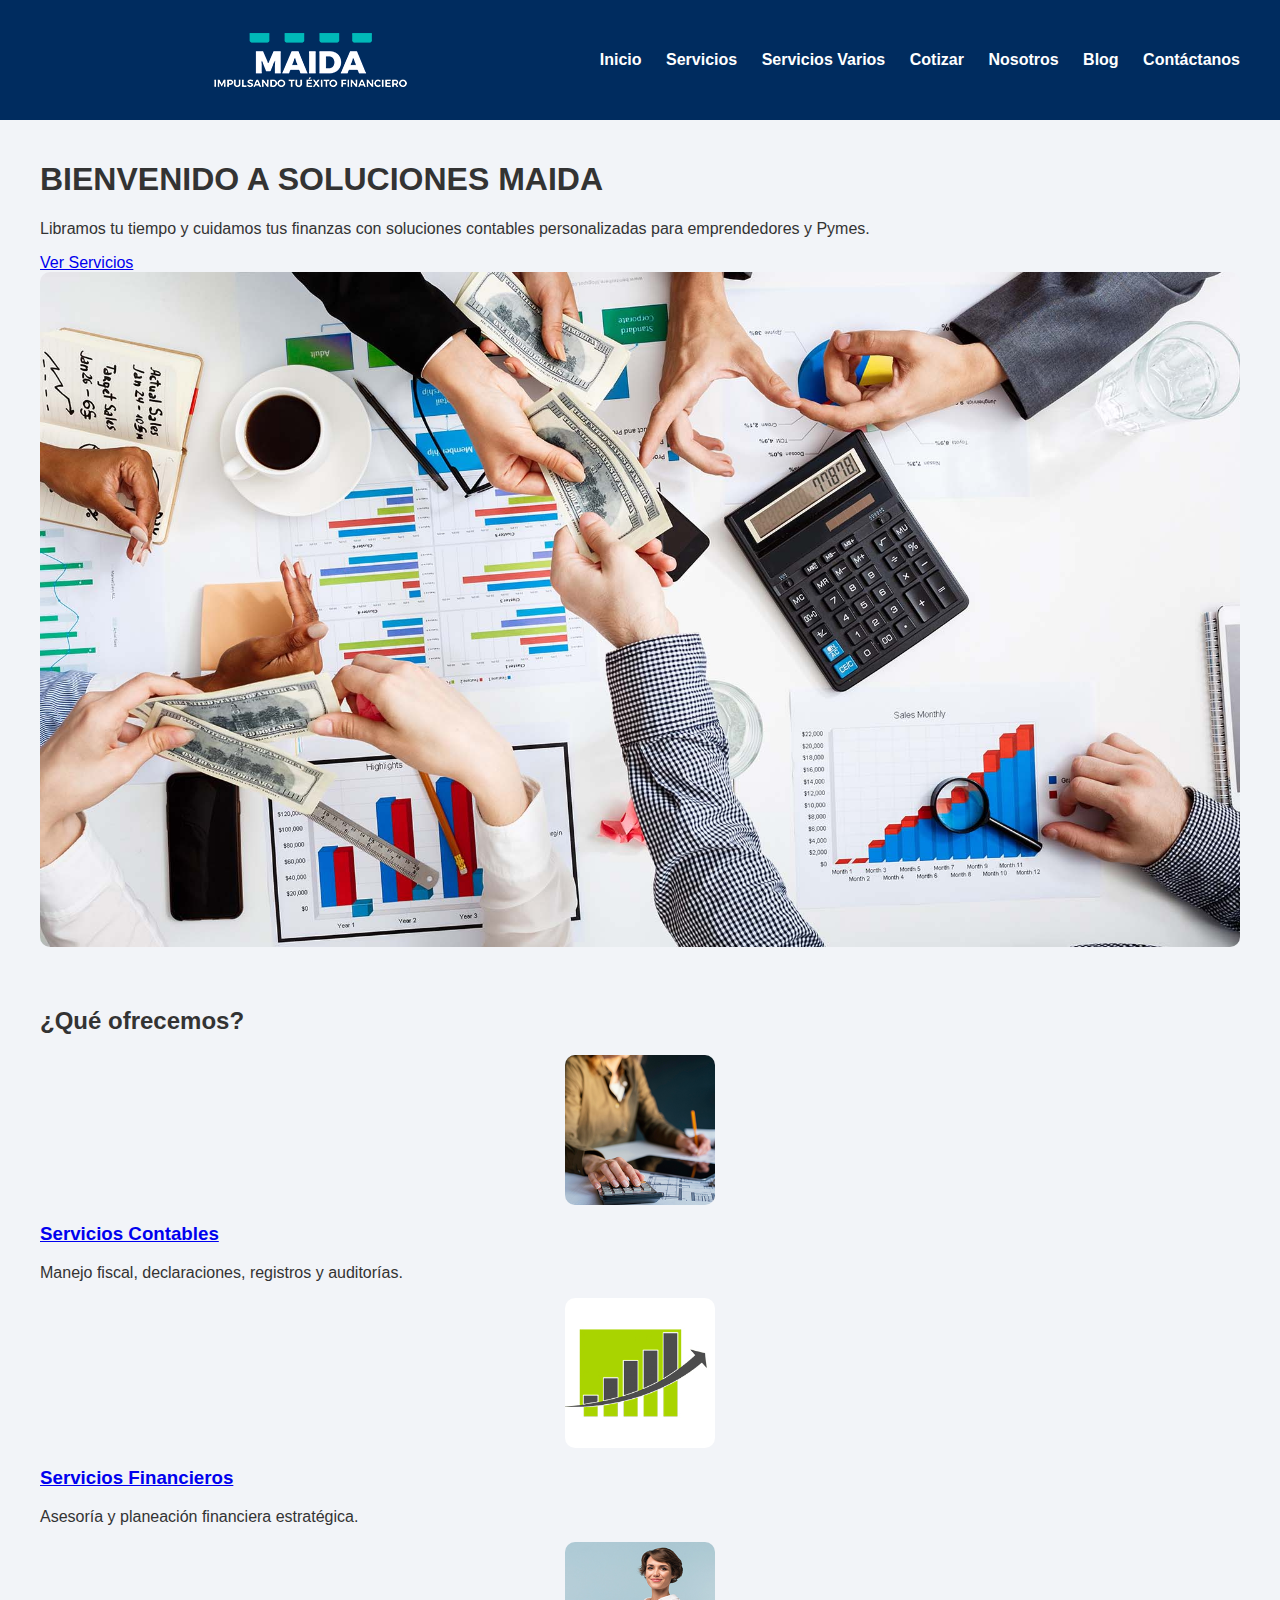
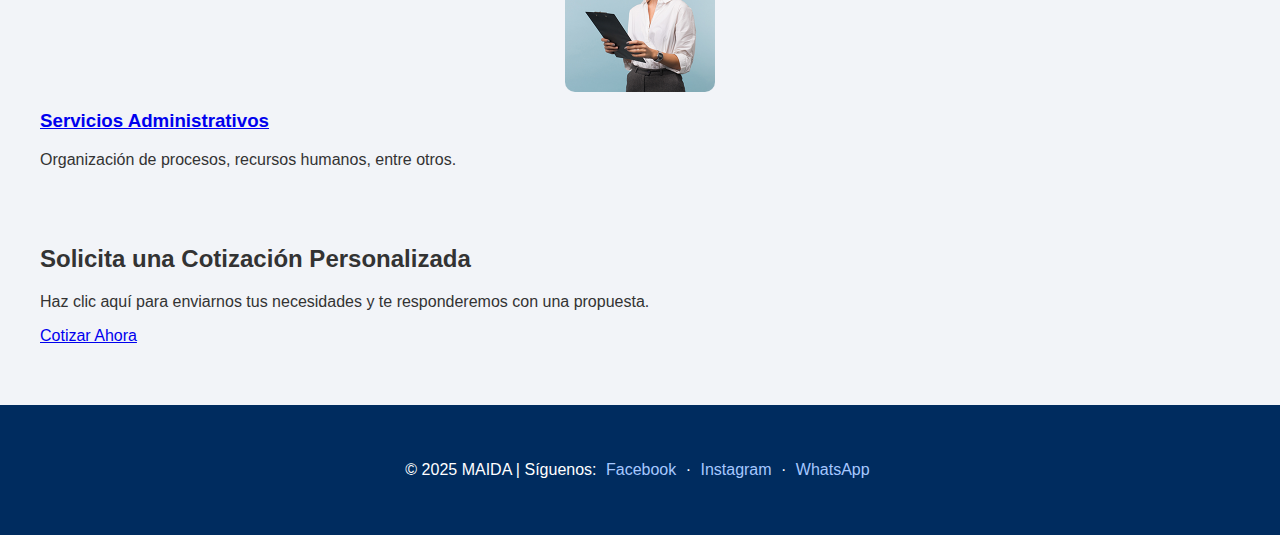
<file: index.html>
<!DOCTYPE html>
<html lang="es">
<head>
  <meta charset="UTF-8">
  <meta name="viewport" content="width=device-width, initial-scale=1.0">
  <title>MAIDA - Soluciones Contables y Financieras</title>
  <link rel="stylesheet" href="css/estilo.css">
  <link href="https://fonts.googleapis.com/css2?family=Open+Sans:wght@400;600;700&display=swap" rel="stylesheet">
</head>
<body>
  <header class="navbar">
    <div class="container">
      <img src="img/logo.png" alt="Logo MAIDA" class="logo">
      <nav class="menu">
        <a href="index.html">Inicio</a>
        <a href="servicios.html">Servicios</a>
        <a href="servicios-varios.html">Servicios Varios</a> 
        <a href="cotizar.html">Cotizar</a>
        <a href="nosotros.html">Nosotros</a>
        <a href="blog.html">Blog</a>
        <a href="contacto.html">Contáctanos</a>
      </nav>
    </div>
  </header>

  <main class="hero">
    <div class="container">
      <div class="hero-content">
        <div class="hero-text">
          <h1>BIENVENIDO A SOLUCIONES MAIDA</h1>
          <p>  Libramos tu tiempo y cuidamos tus finanzas con soluciones contables personalizadas para emprendedores y Pymes.</p>
          <a href="servicios.html" class="btn btn-primary">Ver Servicios</a>
        </div>
        <div class="hero-img">
          <img src="img/hero-image.jpg" alt="Servicios profesionales MAIDA">
        </div>
      </div>
    </div>
  </main>

  <section class="features">
    <div class="container">
      <h2>¿Qué ofrecemos?</h2>
      <div class="feature-grid">
        <div class="feature-card">
          <img src="img/contables.jpg" alt="Servicios Contables">
          <h3><a href="servicios.html#contables">Servicios Contables</a></h3>
          <p>Manejo fiscal, declaraciones, registros y auditorías.</p>
        </div>
        <div class="feature-card">
          <img src="img/financieros.jpg" alt="Servicios Financieros">
          <h3><a href="servicios.html#financieros">Servicios Financieros</a></h3>
          <p>Asesoría y planeación financiera estratégica.</p>
        </div>
        <div class="feature-card">
          <img src="img/administrativos.jpg" alt="Servicios Administrativos">
          <h3><a href="servicios.html#administrativos">Servicios Administrativos</a></h3>
          <p>Organización de procesos, recursos humanos, entre otros.</p>
        </div>
      </div>
    </div>
  </section>

  <section class="cta">
    <div class="container">
      <h2>Solicita una Cotización Personalizada</h2>
      <p>Haz clic aquí para enviarnos tus necesidades y te responderemos con una propuesta.</p>
      <a href="cotizar.html" class="btn btn-light">Cotizar Ahora</a>
    </div>
  </section>

  <footer class="footer">
    <div class="container">
      <p>© 2025 MAIDA | Síguenos:
        <a href="https://www.facebook.com/profile.php?id=61576567342988" target="_blank" rel="noopener noreferrer">Facebook</a> ·
        <a href="https://www.instagram.com/servicios_empresariales_maida?igsh=MWFkZTM5aHN4Z3dlcw==" target="_blank" rel="noopener noreferrer">Instagram</a> ·
        <a href="https://wa.me/50235752338" target="_blank" rel="noopener noreferrer">WhatsApp</a>
      </p>
    </div>
  </footer>
</body>
</html>
</file>
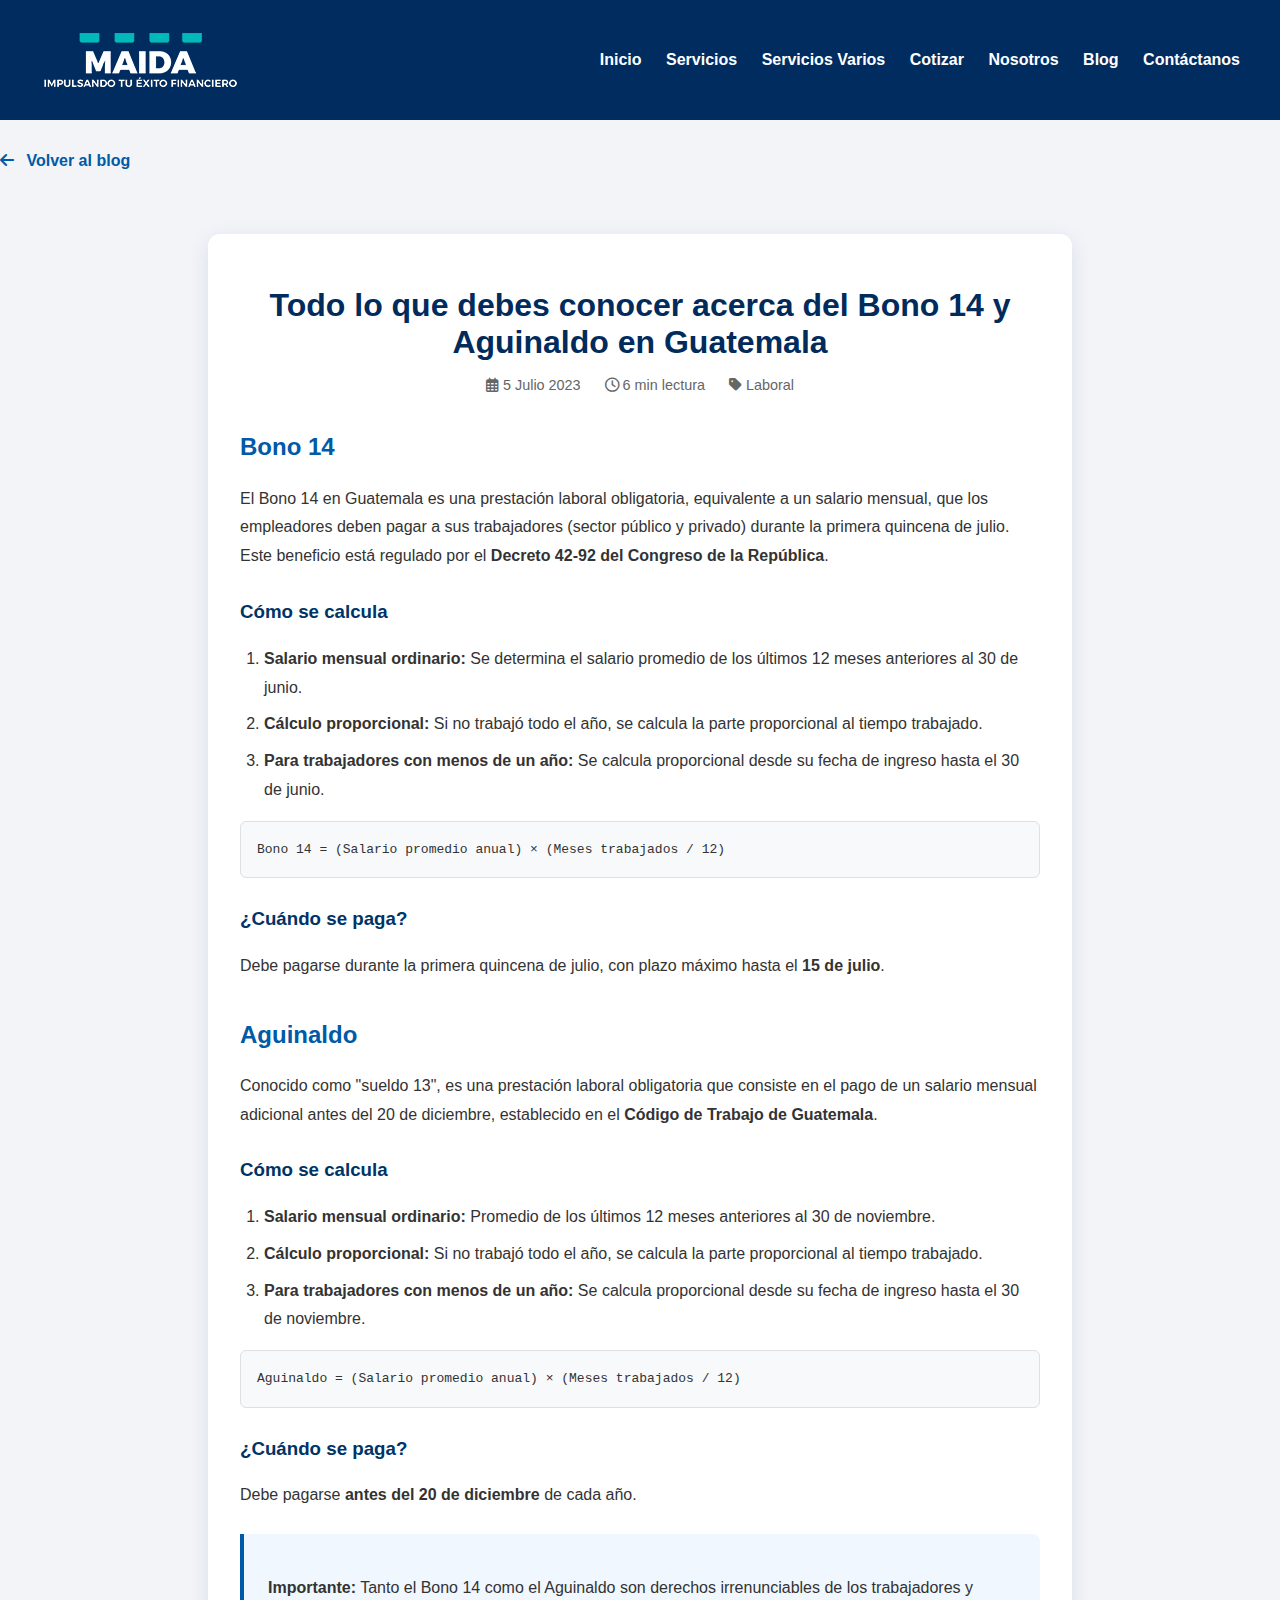
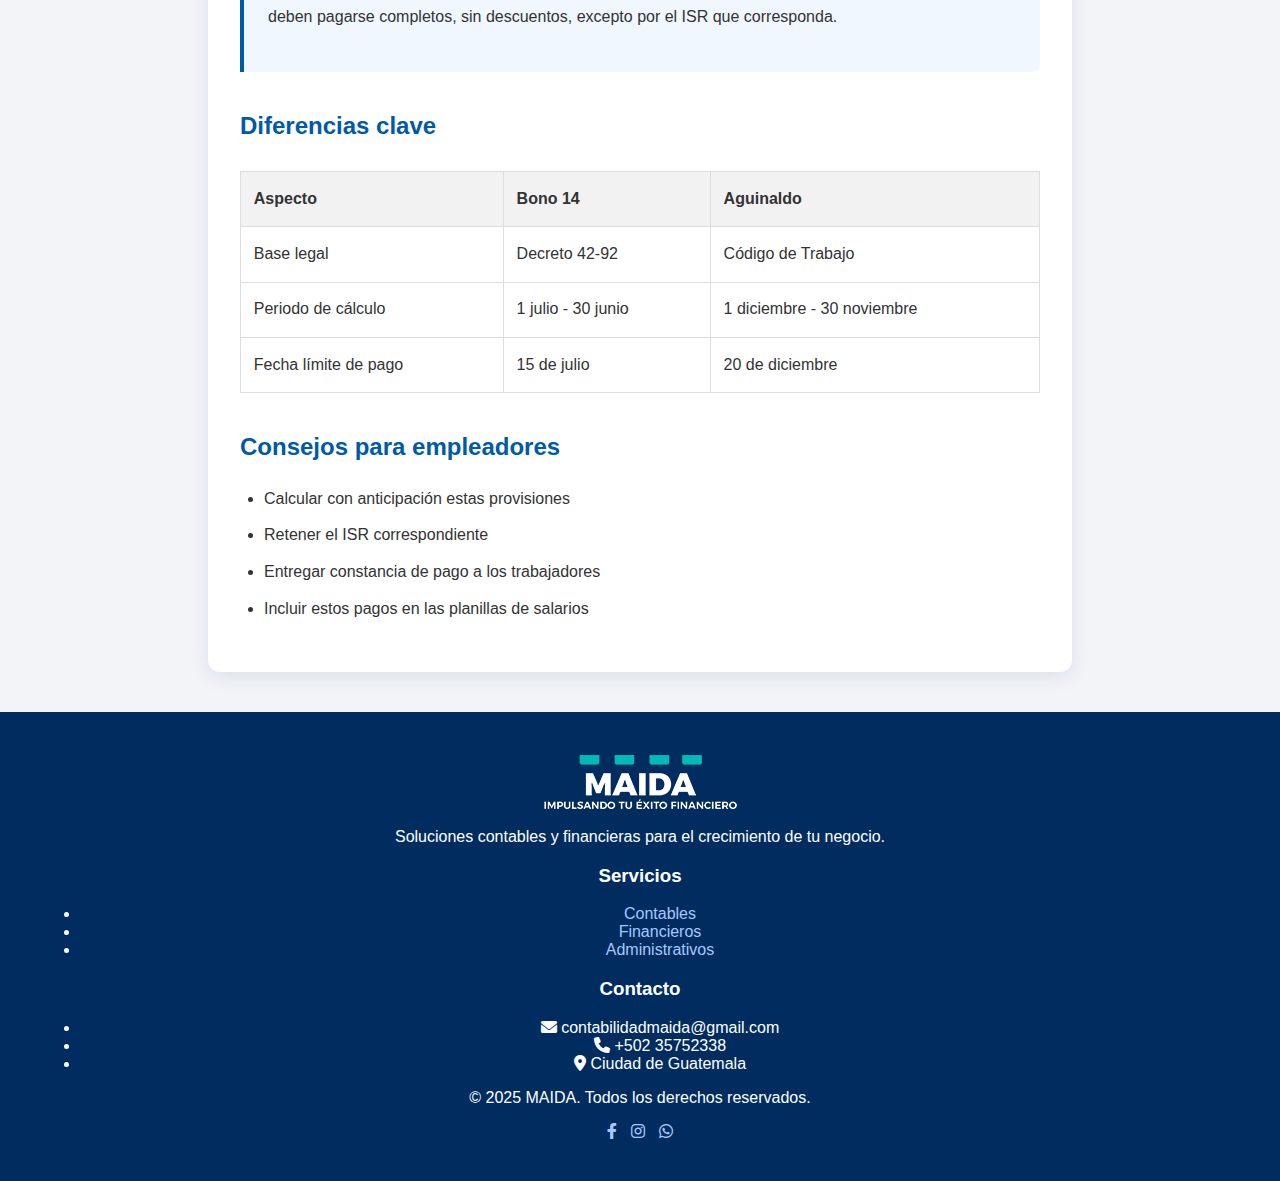
<file: articulo-bono-aguinaldo.html>
<!DOCTYPE html>
<html lang="es">
<head>
  <meta charset="UTF-8">
  <meta name="viewport" content="width=device-width, initial-scale=1.0">
  <title>Bono 14 y Aguinaldo - MAIDA</title>
  <link rel="stylesheet" href="css/estilo.css">
  <link href="https://fonts.googleapis.com/css2?family=Open+Sans:wght@400;600;700&display=swap" rel="stylesheet">
  <link rel="stylesheet" href="https://cdnjs.cloudflare.com/ajax/libs/font-awesome/6.0.0/css/all.min.css">
  <style>
    /* Estilos para artículos completos */
    .article-container {
      max-width: 800px;
      margin: 2rem auto;
      padding: 2rem;
      background: white;
      border-radius: 12px;
      box-shadow: 0 5px 20px rgba(0, 44, 95, 0.1);
    }
    
    .article-header {
      margin-bottom: 2rem;
      text-align: center;
    }
    
    .article-header h1 {
      color: #002b5c;
      font-size: 2rem;
      margin-bottom: 1rem;
    }
    
    .article-meta {
      color: #666;
      font-size: 0.9rem;
      display: flex;
      justify-content: center;
      gap: 1.5rem;
    }
    
    .article-content {
      line-height: 1.8;
      color: #333;
    }
    
    .article-content h2 {
      color: #005aa7;
      margin: 2rem 0 1rem;
      font-size: 1.5rem;
    }
    
    .article-content h3 {
      color: #003366;
      margin: 1.5rem 0 0.8rem;
    }
    
    .article-content ul, .article-content ol {
      margin: 1rem 0;
      padding-left: 1.5rem;
    }
    
    .article-content li {
      margin-bottom: 0.5rem;
    }
    
    .highlight-box {
      background: #f0f7ff;
      border-left: 4px solid #005aa7;
      padding: 1.5rem;
      margin: 1.5rem 0;
      border-radius: 0 8px 8px 0;
    }
    
    .formula {
      background: #f8f9fa;
      padding: 1rem;
      border-radius: 6px;
      font-family: monospace;
      margin: 1rem 0;
      border: 1px solid #e0e0e0;
    }
    
    table {
      width: 100%;
      border-collapse: collapse;
      margin: 1.5rem 0;
    }
    
    table, th, td {
      border: 1px solid #ddd;
    }
    
    th, td {
      padding: 0.8rem;
      text-align: left;
    }
    
    th {
      background-color: #f2f2f2;
    }
    
    .back-btn {
      display: inline-block;
      margin: 2rem 0;
      color: #005aa7;
      text-decoration: none;
      font-weight: 600;
    }
    
    .back-btn i {
      margin-right: 0.5rem;
    }
  </style>
</head>
<body class="pagina-blog">
  <header class="navbar">
<div class="container">
      <a href="index.html">
        <img src="img/logo.png" alt="Logo MAIDA" class="logo">
      </a>
      <nav class="menu">
        <a href="index.html">Inicio</a>
        <a href="servicios.html">Servicios</a>
        <a href="servicios-varios.html">Servicios Varios</a> 
        <a href="cotizar.html">Cotizar</a>
        <a href="nosotros.html">Nosotros</a>
        <a href="blog.html" class="active">Blog</a>
        <a href="contacto.html">Contáctanos</a>
      </nav>
    </div>
  </header>

  <main class="blog-container">
    <a href="blog.html" class="back-btn"><i class="fas fa-arrow-left"></i> Volver al blog</a>
    
    <div class="article-container">
      <div class="article-header">
        <h1>Todo lo que debes conocer acerca del Bono 14 y Aguinaldo en Guatemala</h1>
        <div class="article-meta">
          <span><i class="far fa-calendar-alt"></i> 5 Julio 2023</span>
          <span><i class="far fa-clock"></i> 6 min lectura</span>
          <span><i class="fas fa-tag"></i> Laboral</span>
        </div>
      </div>
      
      <div class="article-content">
        <h2>Bono 14</h2>
        <p>El Bono 14 en Guatemala es una prestación laboral obligatoria, equivalente a un salario mensual, que los empleadores deben pagar a sus trabajadores (sector público y privado) durante la primera quincena de julio. Este beneficio está regulado por el <strong>Decreto 42-92 del Congreso de la República</strong>.</p>
        
        <h3>Cómo se calcula</h3>
        <ol>
          <li><strong>Salario mensual ordinario:</strong> Se determina el salario promedio de los últimos 12 meses anteriores al 30 de junio.</li>
          <li><strong>Cálculo proporcional:</strong> Si no trabajó todo el año, se calcula la parte proporcional al tiempo trabajado.</li>
          <li><strong>Para trabajadores con menos de un año:</strong> Se calcula proporcional desde su fecha de ingreso hasta el 30 de junio.</li>
        </ol>
        
        <div class="formula">
          Bono 14 = (Salario promedio anual) × (Meses trabajados / 12)
        </div>
        
        <h3>¿Cuándo se paga?</h3>
        <p>Debe pagarse durante la primera quincena de julio, con plazo máximo hasta el <strong>15 de julio</strong>.</p>
        
        <h2>Aguinaldo</h2>
        <p>Conocido como "sueldo 13", es una prestación laboral obligatoria que consiste en el pago de un salario mensual adicional antes del 20 de diciembre, establecido en el <strong>Código de Trabajo de Guatemala</strong>.</p>
        
        <h3>Cómo se calcula</h3>
        <ol>
          <li><strong>Salario mensual ordinario:</strong> Promedio de los últimos 12 meses anteriores al 30 de noviembre.</li>
          <li><strong>Cálculo proporcional:</strong> Si no trabajó todo el año, se calcula la parte proporcional al tiempo trabajado.</li>
          <li><strong>Para trabajadores con menos de un año:</strong> Se calcula proporcional desde su fecha de ingreso hasta el 30 de noviembre.</li>
        </ol>
        
        <div class="formula">
          Aguinaldo = (Salario promedio anual) × (Meses trabajados / 12)
        </div>
        
        <h3>¿Cuándo se paga?</h3>
        <p>Debe pagarse <strong>antes del 20 de diciembre</strong> de cada año.</p>
        
        <div class="highlight-box">
          <p><strong>Importante:</strong> Tanto el Bono 14 como el Aguinaldo son derechos irrenunciables de los trabajadores y deben pagarse completos, sin descuentos, excepto por el ISR que corresponda.</p>
        </div>
        
        <h2>Diferencias clave</h2>
        <table>
          <tr>
            <th>Aspecto</th>
            <th>Bono 14</th>
            <th>Aguinaldo</th>
          </tr>
          <tr>
            <td>Base legal</td>
            <td>Decreto 42-92</td>
            <td>Código de Trabajo</td>
          </tr>
          <tr>
            <td>Periodo de cálculo</td>
            <td>1 julio - 30 junio</td>
            <td>1 diciembre - 30 noviembre</td>
          </tr>
          <tr>
            <td>Fecha límite de pago</td>
            <td>15 de julio</td>
            <td>20 de diciembre</td>
          </tr>
        </table>
        
        <h2>Consejos para empleadores</h2>
        <ul>
          <li>Calcular con anticipación estas provisiones</li>
          <li>Retener el ISR correspondiente</li>
          <li>Entregar constancia de pago a los trabajadores</li>
          <li>Incluir estos pagos en las planillas de salarios</li>
        </ul>
      </div>
    </div>
  </main>

  <footer class="footer">
    <div class="container">
      <div class="footer-content">
        <div class="footer-info">
          <img src="img/logo.png" alt="MAIDA" class="footer-logo">
          <p>Soluciones contables y financieras para el crecimiento de tu negocio.</p>
        </div>
        <div class="footer-links">
          <h3>Servicios</h3>
          <ul>
            <li><a href="servicios.html#contables">Contables</a></li>
            <li><a href="servicios.html#financieros">Financieros</a></li>
            <li><a href="servicios.html#administrativos">Administrativos</a></li>
          </ul>
        </div>
        <div class="footer-contact">
          <h3>Contacto</h3>
          <ul>
            <li><i class="fas fa-envelope"></i> contabilidadmaida@gmail.com</li>
            <li><i class="fas fa-phone"></i> +502 35752338</li>
            <li><i class="fas fa-map-marker-alt"></i> Ciudad de Guatemala</li>
          </ul>
        </div>
      </div>
      <div class="footer-bottom">
        <p>© 2025 MAIDA. Todos los derechos reservados.</p>
        <div class="social-links">
          <a href="https://www.facebook.com/profile.php?id=61576567342988" target="_blank" rel="noopener"><i class="fab fa-facebook-f"></i></a>
          <a href="https://www.instagram.com/servicios_empresariales_maida?igsh=MWFkZTM5aHN4Z3dlcw==" target="_blank" rel="noopener"><i class="fab fa-instagram"></i></a>
          <a href="https://wa.me/50235752338" target="_blank" rel="noopener"><i class="fab fa-whatsapp"></i></a>
        </div>
      </div>
    </div>
  </footer>
</body>
</html>
</file>
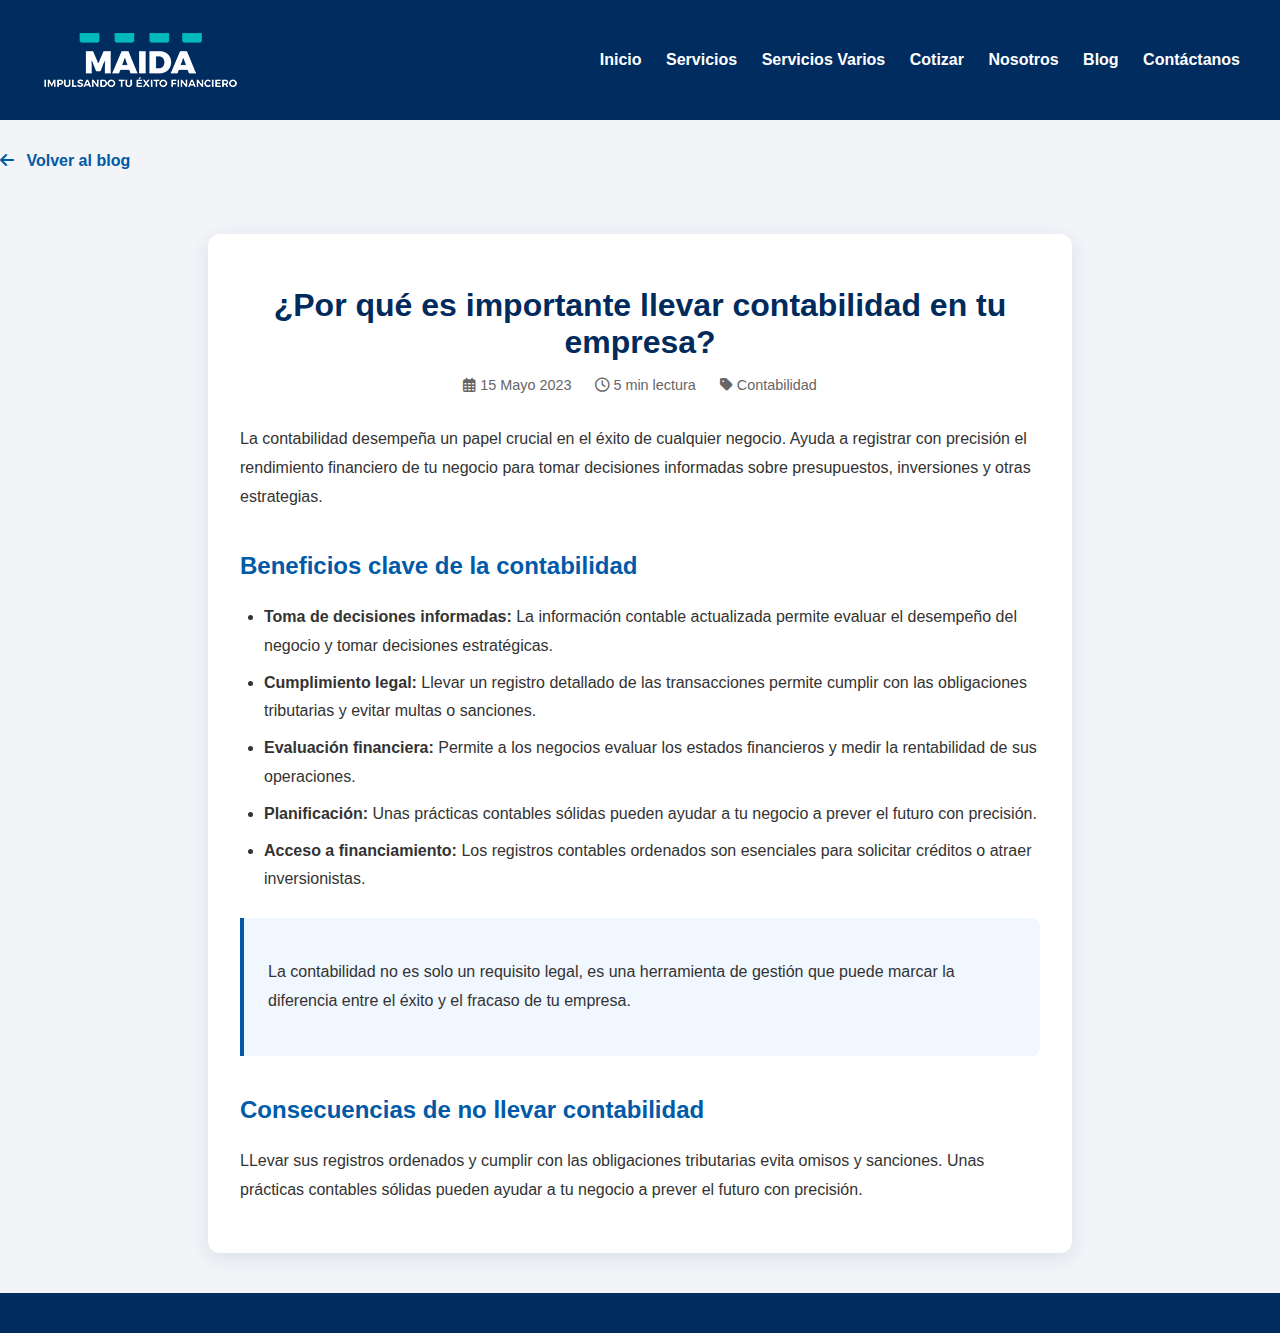
<file: articulo-contabilidad.html>
<!DOCTYPE html>
<html lang="es">
<head>
  <meta charset="UTF-8">
  <meta name="viewport" content="width=device-width, initial-scale=1.0">
  <title>Importancia de la contabilidad - MAIDA</title>
  <link rel="stylesheet" href="css/estilo.css">
  <link href="https://fonts.googleapis.com/css2?family=Open+Sans:wght@400;600;700&display=swap" rel="stylesheet">
  <link rel="stylesheet" href="https://cdnjs.cloudflare.com/ajax/libs/font-awesome/6.0.0/css/all.min.css">
  <style>
    /* Estilos para artículos completos */
    .article-container {
      max-width: 800px;
      margin: 2rem auto;
      padding: 2rem;
      background: white;
      border-radius: 12px;
      box-shadow: 0 5px 20px rgba(0, 44, 95, 0.1);
    }
    
    .article-header {
      margin-bottom: 2rem;
      text-align: center;
    }
    
    .article-header h1 {
      color: #002b5c;
      font-size: 2rem;
      margin-bottom: 1rem;
    }
    
    .article-meta {
      color: #666;
      font-size: 0.9rem;
      display: flex;
      justify-content: center;
      gap: 1.5rem;
    }
    
    .article-content {
      line-height: 1.8;
      color: #333;
    }
    
    .article-content h2 {
      color: #005aa7;
      margin: 2rem 0 1rem;
      font-size: 1.5rem;
    }
    
    .article-content ul, .article-content ol {
      margin: 1rem 0;
      padding-left: 1.5rem;
    }
    
    .article-content li {
      margin-bottom: 0.5rem;
    }
    
    .highlight-box {
      background: #f0f7ff;
      border-left: 4px solid #005aa7;
      padding: 1.5rem;
      margin: 1.5rem 0;
      border-radius: 0 8px 8px 0;
    }
    
    .back-btn {
      display: inline-block;
      margin: 2rem 0;
      color: #005aa7;
      text-decoration: none;
      font-weight: 600;
    }
    
    .back-btn i {
      margin-right: 0.5rem;
    }
  </style>
</head>
<body class="pagina-blog">
  <header class="navbar">
    <div class="container">
      <a href="index.html">
        <img src="img/logo.png" alt="Logo MAIDA" class="logo">
      </a>
      <nav class="menu">
        <a href="index.html">Inicio</a>
        <a href="servicios.html">Servicios</a>
        <a href="servicios-varios.html">Servicios Varios</a> 
        <a href="cotizar.html">Cotizar</a>
        <a href="nosotros.html">Nosotros</a>
        <a href="blog.html" class="active">Blog</a>
        <a href="contacto.html">Contáctanos</a>
      </nav>
    </div>
  </header>

  <main class="blog-container">
    <a href="blog.html" class="back-btn"><i class="fas fa-arrow-left"></i> Volver al blog</a>
    
    <div class="article-container">
      <div class="article-header">
        <h1>¿Por qué es importante llevar contabilidad en tu empresa?</h1>
        <div class="article-meta">
          <span><i class="far fa-calendar-alt"></i> 15 Mayo 2023</span>
          <span><i class="far fa-clock"></i> 5 min lectura</span>
          <span><i class="fas fa-tag"></i> Contabilidad</span>
        </div>
      </div>
      
      <div class="article-content">
        <p>La contabilidad desempeña un papel crucial en el éxito de cualquier negocio. Ayuda a registrar con precisión el rendimiento financiero de tu negocio para tomar decisiones informadas sobre presupuestos, inversiones y otras estrategias.</p>
        
        <h2>Beneficios clave de la contabilidad</h2>
        <ul>
          <li><strong>Toma de decisiones informadas:</strong> La información contable actualizada permite evaluar el desempeño del negocio y tomar decisiones estratégicas.</li>
          <li><strong>Cumplimiento legal:</strong> Llevar un registro detallado de las transacciones permite cumplir con las obligaciones tributarias y evitar multas o sanciones.</li>
          <li><strong>Evaluación financiera:</strong> Permite a los negocios evaluar los estados financieros y medir la rentabilidad de sus operaciones.</li>
          <li><strong>Planificación:</strong> Unas prácticas contables sólidas pueden ayudar a tu negocio a prever el futuro con precisión.</li>
          <li><strong>Acceso a financiamiento:</strong> Los registros contables ordenados son esenciales para solicitar créditos o atraer inversionistas.</li>
        </ul>
        
        <div class="highlight-box">
          <p>La contabilidad no es solo un requisito legal, es una herramienta de gestión que puede marcar la diferencia entre el éxito y el fracaso de tu empresa.</p>
        </div>
        
        <h2>Consecuencias de no llevar contabilidad</h2>
        <p>LLevar sus registros ordenados y cumplir con las obligaciones tributarias evita omisos y sanciones. Unas prácticas contables sólidas pueden ayudar a tu negocio a prever el futuro con precisión.</p>
      </div>
    </div>
  </main>

  <footer class="footer">
    <!-- El mismo footer que en blog.html -->
  </footer>
</body>
</html>
</file>
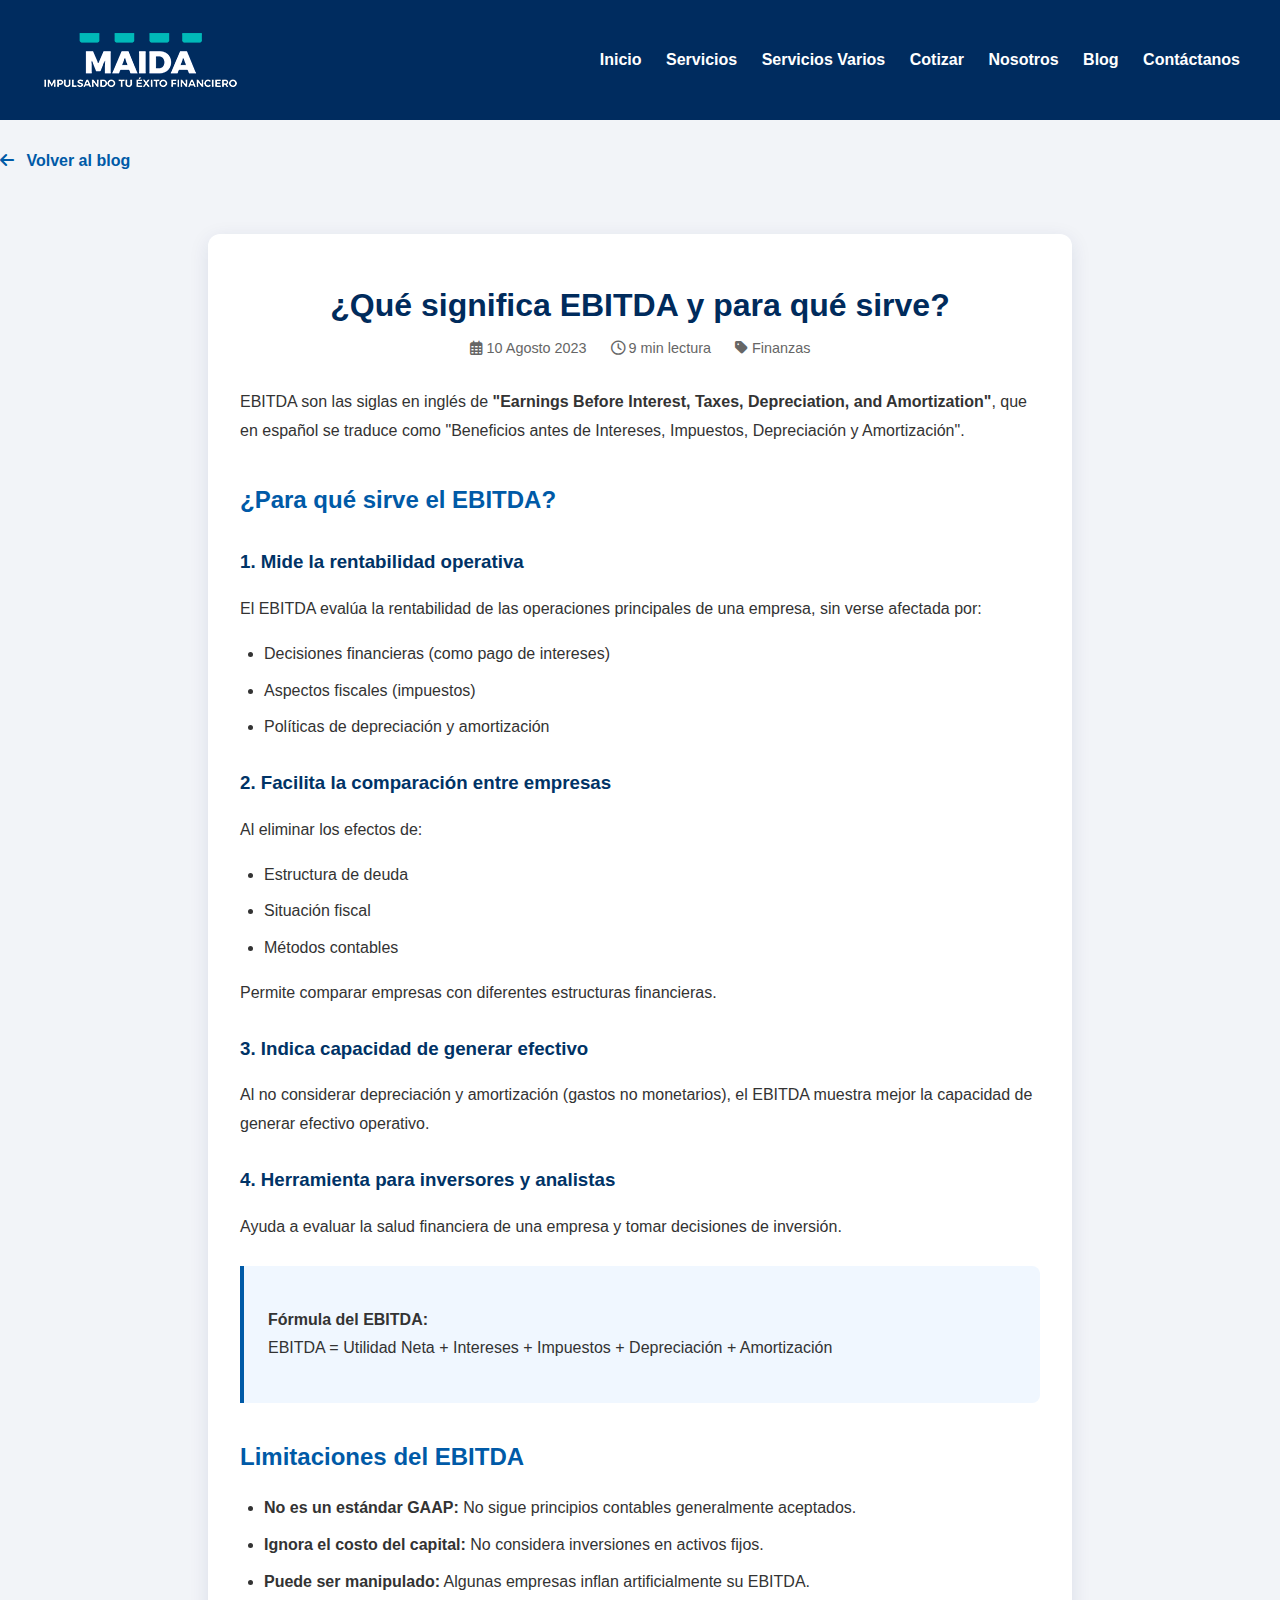
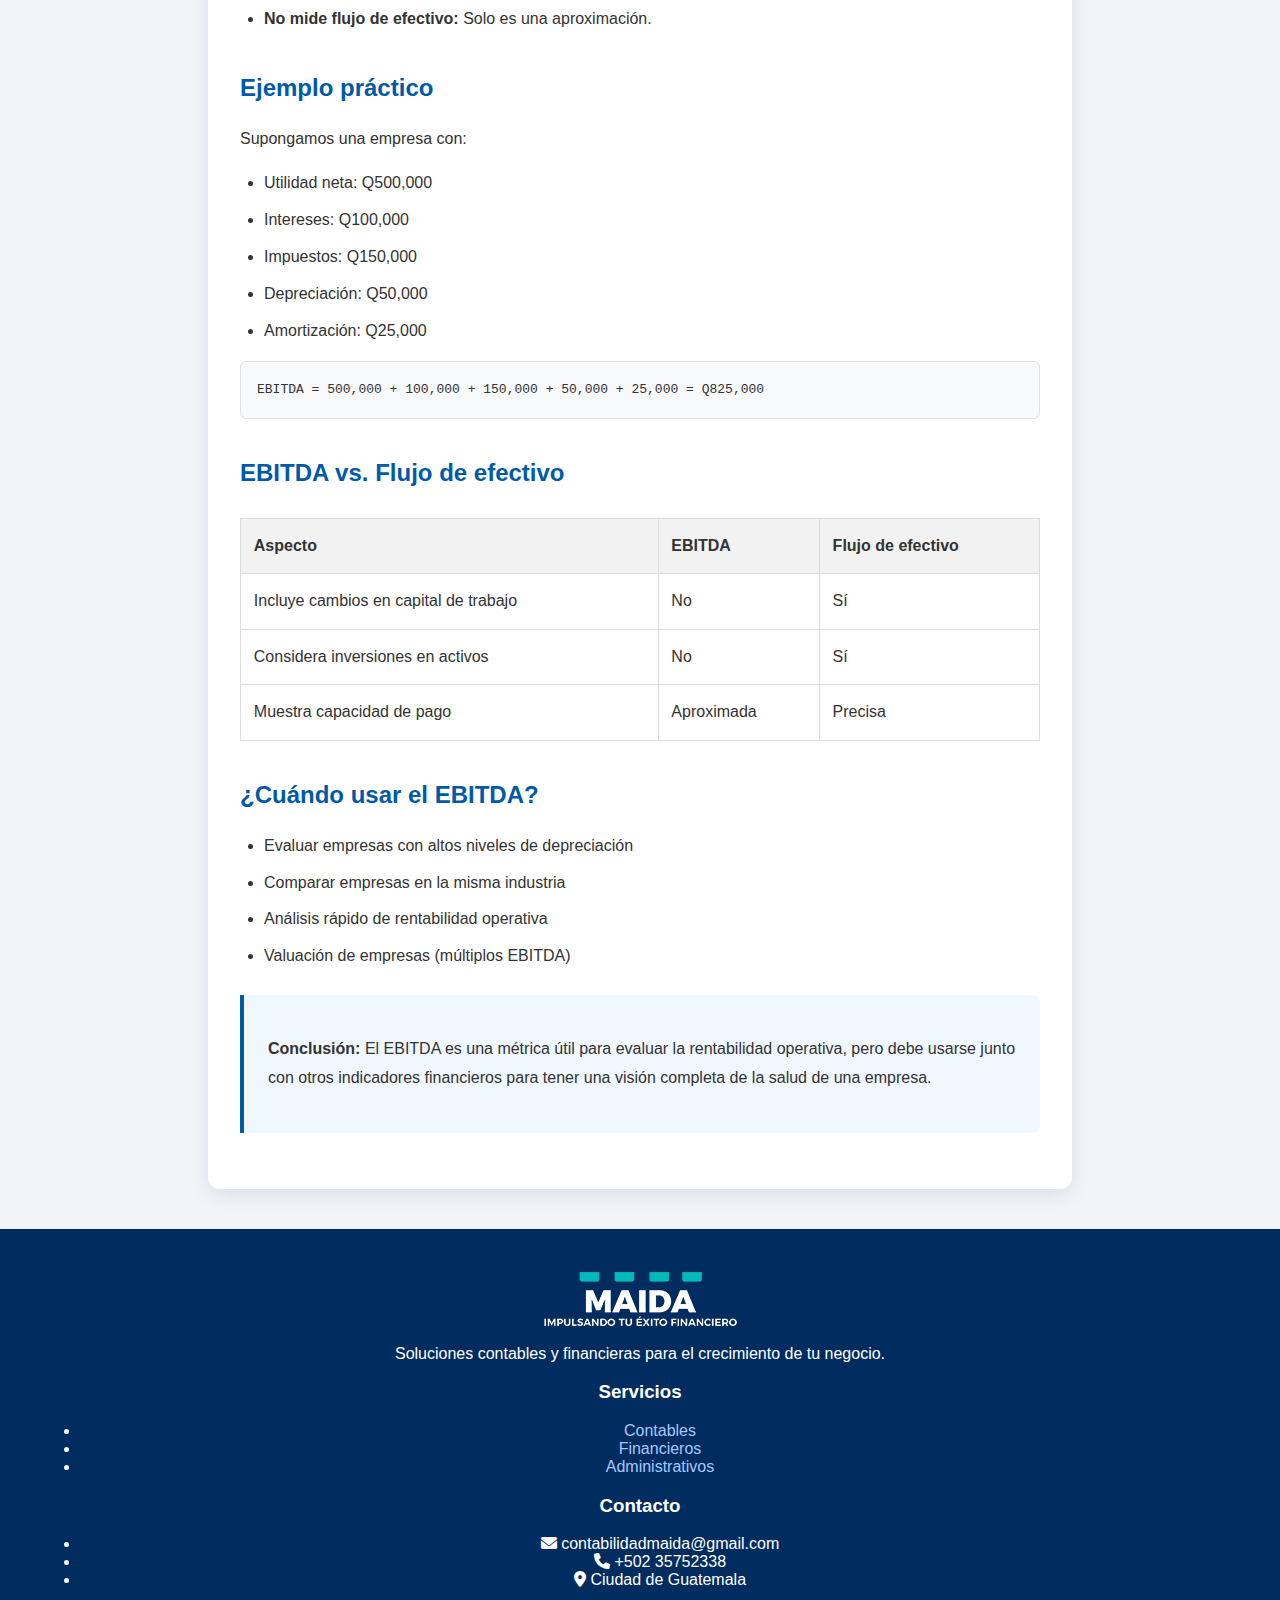
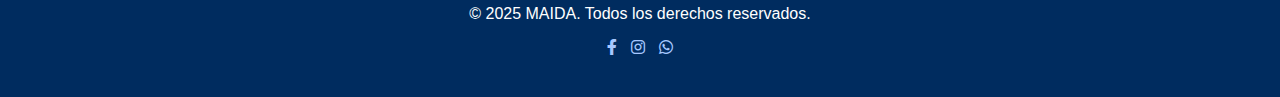
<file: articulo-ebitda.html>
<!DOCTYPE html>
<html lang="es">
<head>
  <meta charset="UTF-8">
  <meta name="viewport" content="width=device-width, initial-scale=1.0">
  <title>EBITDA: Qué es y para qué sirve - MAIDA</title>
   <link rel="stylesheet" href="css/estilo.css">
  <link href="https://fonts.googleapis.com/css2?family=Open+Sans:wght@400;600;700&display=swap" rel="stylesheet">
  <link rel="stylesheet" href="https://cdnjs.cloudflare.com/ajax/libs/font-awesome/6.0.0/css/all.min.css">
  <style>
    /* Estilos para artículos completos */
    .article-container {
      max-width: 800px;
      margin: 2rem auto;
      padding: 2rem;
      background: white;
      border-radius: 12px;
      box-shadow: 0 5px 20px rgba(0, 44, 95, 0.1);
    }
    
    .article-header {
      margin-bottom: 2rem;
      text-align: center;
    }
    
    .article-header h1 {
      color: #002b5c;
      font-size: 2rem;
      margin-bottom: 1rem;
    }
    
    .article-meta {
      color: #666;
      font-size: 0.9rem;
      display: flex;
      justify-content: center;
      gap: 1.5rem;
    }
    
    .article-content {
      line-height: 1.8;
      color: #333;
    }
    
    .article-content h2 {
      color: #005aa7;
      margin: 2rem 0 1rem;
      font-size: 1.5rem;
    }
    
    .article-content h3 {
      color: #003366;
      margin: 1.5rem 0 0.8rem;
    }
    
    .article-content ul, .article-content ol {
      margin: 1rem 0;
      padding-left: 1.5rem;
    }
    
    .article-content li {
      margin-bottom: 0.5rem;
    }
    
    .highlight-box {
      background: #f0f7ff;
      border-left: 4px solid #005aa7;
      padding: 1.5rem;
      margin: 1.5rem 0;
      border-radius: 0 8px 8px 0;
    }
    
    .formula {
      background: #f8f9fa;
      padding: 1rem;
      border-radius: 6px;
      font-family: monospace;
      margin: 1rem 0;
      border: 1px solid #e0e0e0;
    }
    
    table {
      width: 100%;
      border-collapse: collapse;
      margin: 1.5rem 0;
    }
    
    table, th, td {
      border: 1px solid #ddd;
    }
    
    th, td {
      padding: 0.8rem;
      text-align: left;
    }
    
    th {
      background-color: #f2f2f2;
    }
    
    .back-btn {
      display: inline-block;
      margin: 2rem 0;
      color: #005aa7;
      text-decoration: none;
      font-weight: 600;
    }
    
    .back-btn i {
      margin-right: 0.5rem;
    }
  </style>
</head>
<body class="pagina-blog">
  <header class="navbar">
    <div class="container">
      <a href="index.html">
        <img src="img/logo.png" alt="Logo MAIDA" class="logo">
      </a>
      <nav class="menu">
        <a href="index.html">Inicio</a>
        <a href="servicios.html">Servicios</a>
        <a href="servicios-varios.html">Servicios Varios</a> 
        <a href="cotizar.html">Cotizar</a>
        <a href="nosotros.html">Nosotros</a>
        <a href="blog.html" class="active">Blog</a>
        <a href="contacto.html">Contáctanos</a>
      </nav>
    </div>
  </header>

  <main class="blog-container">
    <a href="blog.html" class="back-btn"><i class="fas fa-arrow-left"></i> Volver al blog</a>
    
    <div class="article-container">
      <div class="article-header">
        <h1>¿Qué significa EBITDA y para qué sirve?</h1>
        <div class="article-meta">
          <span><i class="far fa-calendar-alt"></i> 10 Agosto 2023</span>
          <span><i class="far fa-clock"></i> 9 min lectura</span>
          <span><i class="fas fa-tag"></i> Finanzas</span>
        </div>
      </div>
      
      <div class="article-content">
        <p>EBITDA son las siglas en inglés de <strong>"Earnings Before Interest, Taxes, Depreciation, and Amortization"</strong>, que en español se traduce como "Beneficios antes de Intereses, Impuestos, Depreciación y Amortización".</p>
        
        <h2>¿Para qué sirve el EBITDA?</h2>
        
        <h3>1. Mide la rentabilidad operativa</h3>
        <p>El EBITDA evalúa la rentabilidad de las operaciones principales de una empresa, sin verse afectada por:</p>
        <ul>
          <li>Decisiones financieras (como pago de intereses)</li>
          <li>Aspectos fiscales (impuestos)</li>
          <li>Políticas de depreciación y amortización</li>
        </ul>
        
        <h3>2. Facilita la comparación entre empresas</h3>
        <p>Al eliminar los efectos de:</p>
        <ul>
          <li>Estructura de deuda</li>
          <li>Situación fiscal</li>
          <li>Métodos contables</li>
        </ul>
        <p>Permite comparar empresas con diferentes estructuras financieras.</p>
        
        <h3>3. Indica capacidad de generar efectivo</h3>
        <p>Al no considerar depreciación y amortización (gastos no monetarios), el EBITDA muestra mejor la capacidad de generar efectivo operativo.</p>
        
        <h3>4. Herramienta para inversores y analistas</h3>
        <p>Ayuda a evaluar la salud financiera de una empresa y tomar decisiones de inversión.</p>
        
        <div class="highlight-box">
          <p><strong>Fórmula del EBITDA:</strong><br>
          EBITDA = Utilidad Neta + Intereses + Impuestos + Depreciación + Amortización</p>
        </div>
        
        <h2>Limitaciones del EBITDA</h2>
        <ul>
          <li><strong>No es un estándar GAAP:</strong> No sigue principios contables generalmente aceptados.</li>
          <li><strong>Ignora el costo del capital:</strong> No considera inversiones en activos fijos.</li>
          <li><strong>Puede ser manipulado:</strong> Algunas empresas inflan artificialmente su EBITDA.</li>
          <li><strong>No mide flujo de efectivo:</strong> Solo es una aproximación.</li>
        </ul>
        
        <h2>Ejemplo práctico</h2>
        <p>Supongamos una empresa con:</p>
        <ul>
          <li>Utilidad neta: Q500,000</li>
          <li>Intereses: Q100,000</li>
          <li>Impuestos: Q150,000</li>
          <li>Depreciación: Q50,000</li>
          <li>Amortización: Q25,000</li>
        </ul>
        
        <div class="formula">
          EBITDA = 500,000 + 100,000 + 150,000 + 50,000 + 25,000 = Q825,000
        </div>
        
        <h2>EBITDA vs. Flujo de efectivo</h2>
        <table>
          <tr>
            <th>Aspecto</th>
            <th>EBITDA</th>
            <th>Flujo de efectivo</th>
          </tr>
          <tr>
            <td>Incluye cambios en capital de trabajo</td>
            <td>No</td>
            <td>Sí</td>
          </tr>
          <tr>
            <td>Considera inversiones en activos</td>
            <td>No</td>
            <td>Sí</td>
          </tr>
          <tr>
            <td>Muestra capacidad de pago</td>
            <td>Aproximada</td>
            <td>Precisa</td>
          </tr>
        </table>
        
        <h2>¿Cuándo usar el EBITDA?</h2>
        <ul>
          <li>Evaluar empresas con altos niveles de depreciación</li>
          <li>Comparar empresas en la misma industria</li>
          <li>Análisis rápido de rentabilidad operativa</li>
          <li>Valuación de empresas (múltiplos EBITDA)</li>
        </ul>
        
        <div class="highlight-box">
          <p><strong>Conclusión:</strong> El EBITDA es una métrica útil para evaluar la rentabilidad operativa, pero debe usarse junto con otros indicadores financieros para tener una visión completa de la salud de una empresa.</p>
        </div>
      </div>
    </div>
  </main>

 <footer class="footer">
    <div class="container">
      <div class="footer-content">
        <div class="footer-info">
          <img src="img/logo.png" alt="MAIDA" class="footer-logo">
          <p>Soluciones contables y financieras para el crecimiento de tu negocio.</p>
        </div>
        <div class="footer-links">
          <h3>Servicios</h3>
          <ul>
            <li><a href="servicios.html#contables">Contables</a></li>
            <li><a href="servicios.html#financieros">Financieros</a></li>
            <li><a href="servicios.html#administrativos">Administrativos</a></li>
          </ul>
        </div>
        <div class="footer-contact">
          <h3>Contacto</h3>
          <ul>
            <li><i class="fas fa-envelope"></i> contabilidadmaida@gmail.com</li>
            <li><i class="fas fa-phone"></i> +502 35752338</li>
            <li><i class="fas fa-map-marker-alt"></i> Ciudad de Guatemala</li>
          </ul>
        </div>
      </div>
      <div class="footer-bottom">
        <p>© 2025 MAIDA. Todos los derechos reservados.</p>
        <div class="social-links">
          <a href="https://www.facebook.com/profile.php?id=61576567342988" target="_blank" rel="noopener"><i class="fab fa-facebook-f"></i></a>
          <a href="https://www.instagram.com/servicios_empresariales_maida?igsh=MWFkZTM5aHN4Z3dlcw==" target="_blank" rel="noopener"><i class="fab fa-instagram"></i></a>
          <a href="https://wa.me/50235752338" target="_blank" rel="noopener"><i class="fab fa-whatsapp"></i></a>
        </div>
      </div>
    </div>
  </footer>
</body>
</html>
</file>
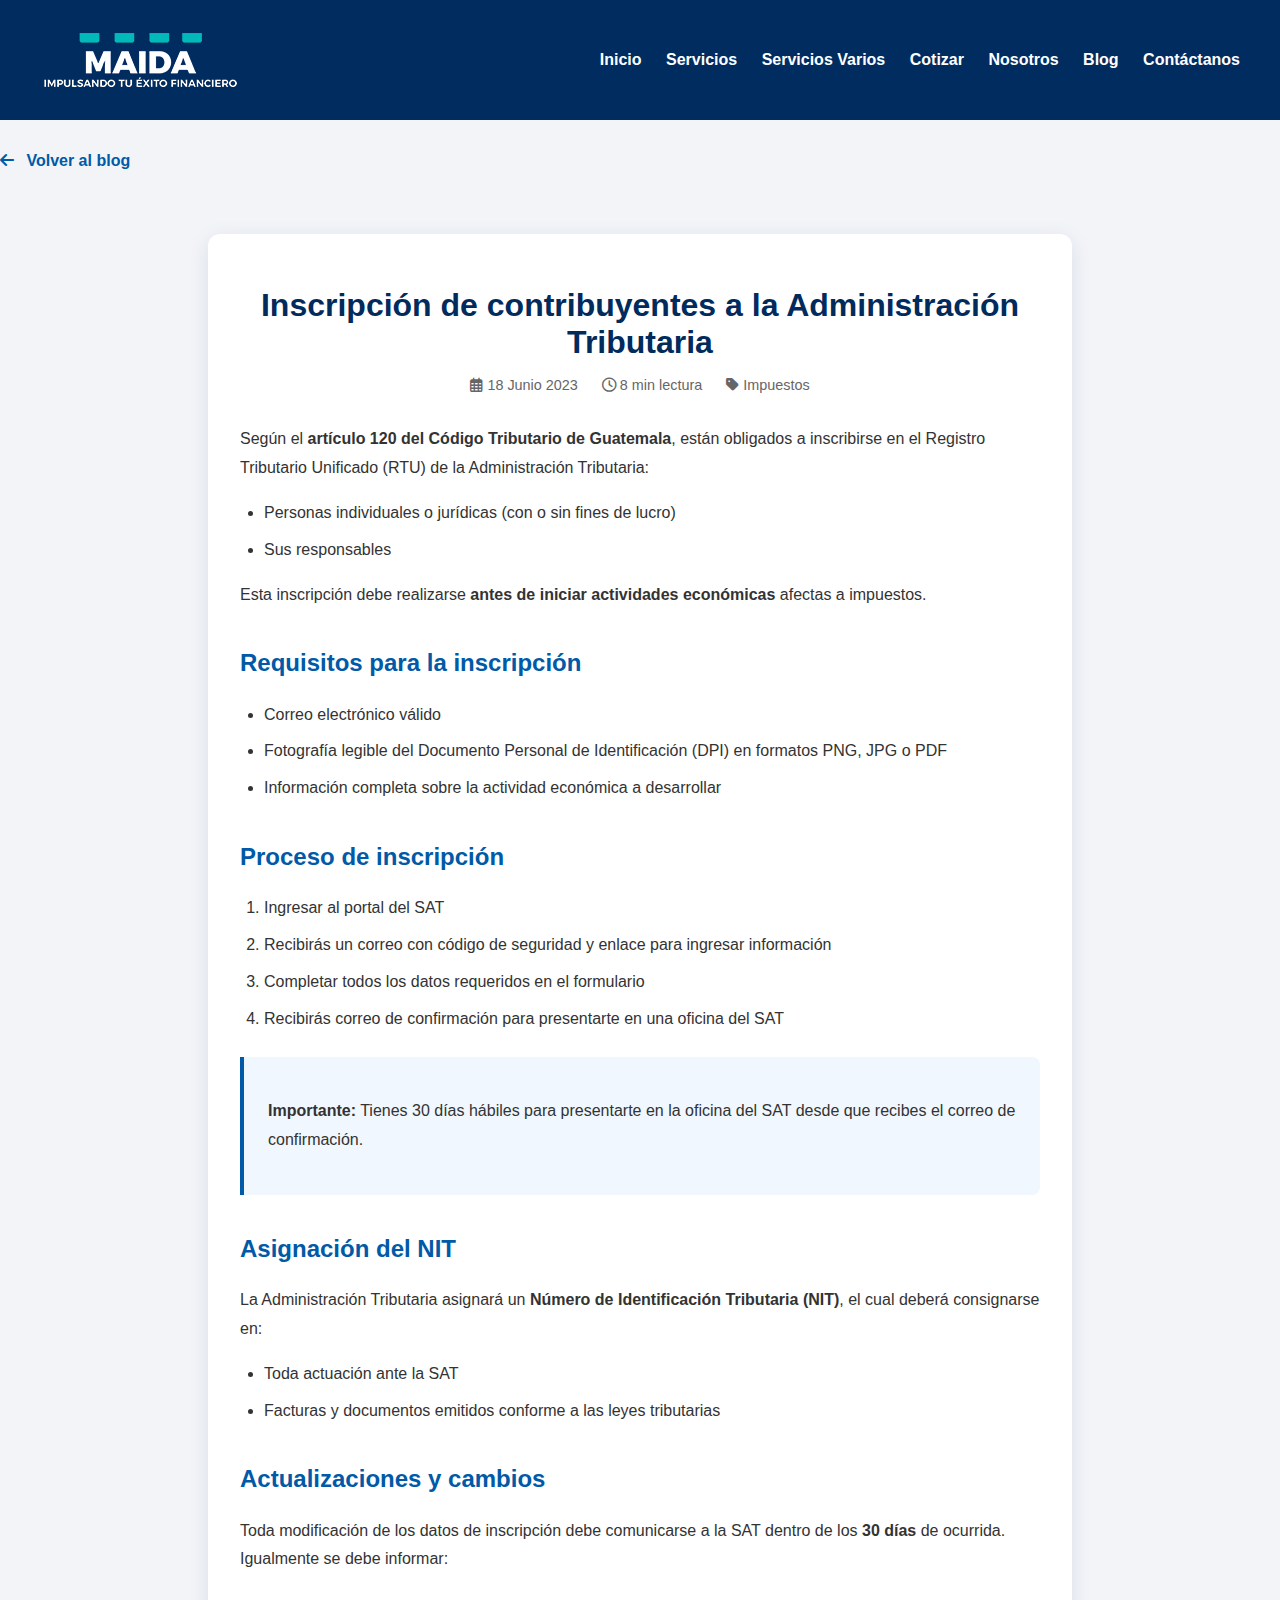
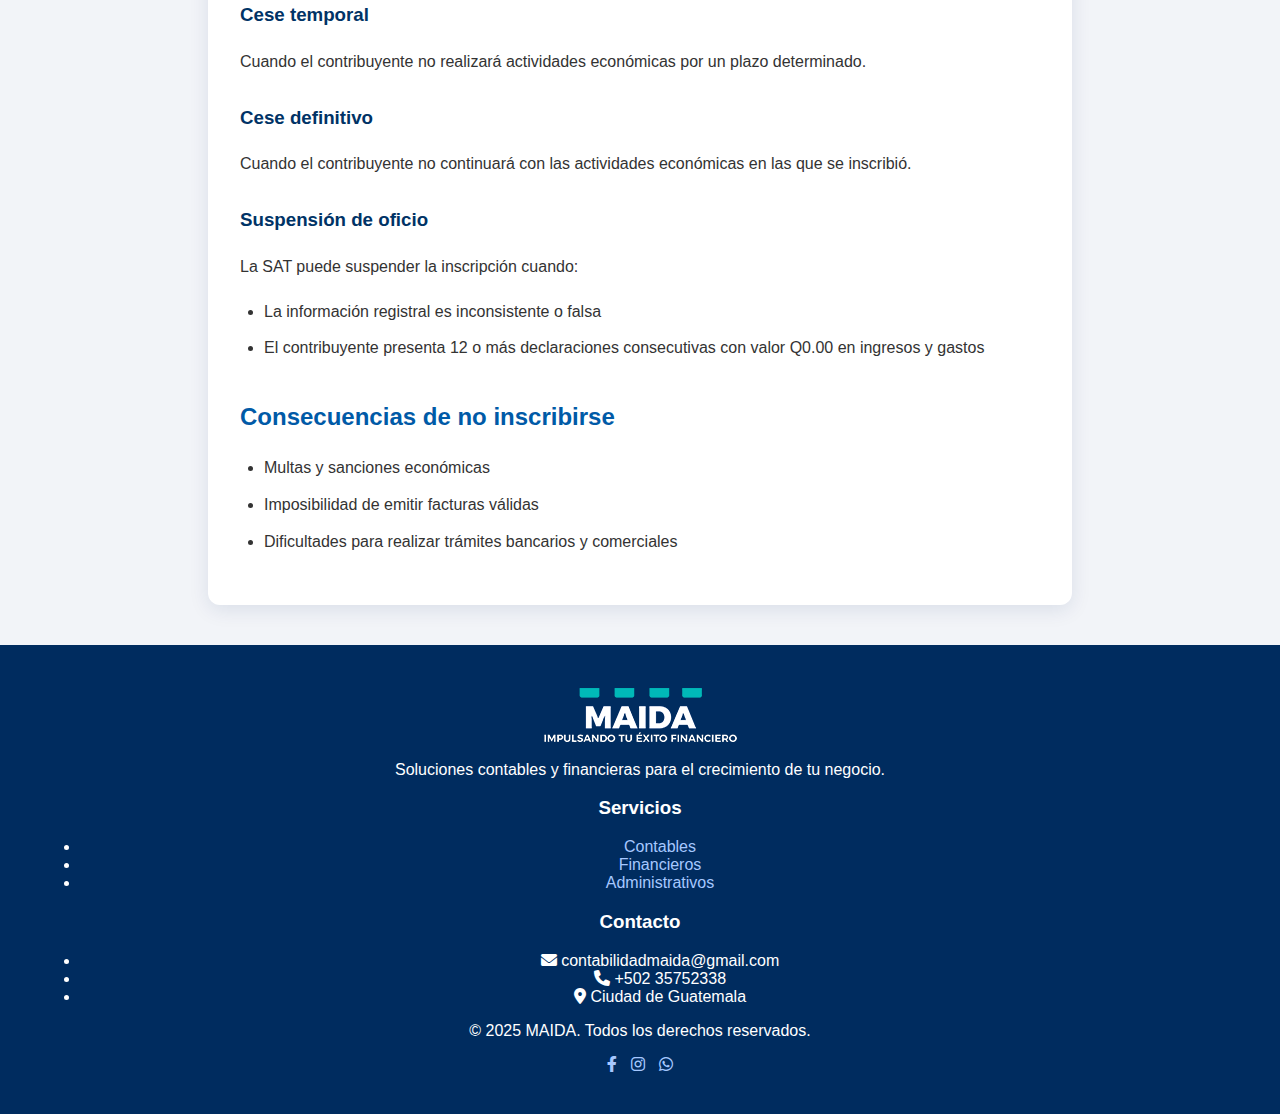
<file: articulo-inscripcion-contribuyentes.html>
<!DOCTYPE html>
<html lang="es">
<head>
  <meta charset="UTF-8">
  <meta name="viewport" content="width=device-width, initial-scale=1.0">
  <title>Inscripción de Contribuyentes - MAIDA</title>
  <link rel="stylesheet" href="css/estilo.css">
  <link href="https://fonts.googleapis.com/css2?family=Open+Sans:wght@400;600;700&display=swap" rel="stylesheet">
  <link rel="stylesheet" href="https://cdnjs.cloudflare.com/ajax/libs/font-awesome/6.0.0/css/all.min.css">
  <style>
    /* Estilos para artículos completos */
    .article-container {
      max-width: 800px;
      margin: 2rem auto;
      padding: 2rem;
      background: white;
      border-radius: 12px;
      box-shadow: 0 5px 20px rgba(0, 44, 95, 0.1);
    }
    
    .article-header {
      margin-bottom: 2rem;
      text-align: center;
    }
    
    .article-header h1 {
      color: #002b5c;
      font-size: 2rem;
      margin-bottom: 1rem;
    }
    
    .article-meta {
      color: #666;
      font-size: 0.9rem;
      display: flex;
      justify-content: center;
      gap: 1.5rem;
    }
    
    .article-content {
      line-height: 1.8;
      color: #333;
    }
    
    .article-content h2 {
      color: #005aa7;
      margin: 2rem 0 1rem;
      font-size: 1.5rem;
    }
    
    .article-content h3 {
      color: #003366;
      margin: 1.5rem 0 0.8rem;
    }
    
    .article-content ul, .article-content ol {
      margin: 1rem 0;
      padding-left: 1.5rem;
    }
    
    .article-content li {
      margin-bottom: 0.5rem;
    }
    
    .highlight-box {
      background: #f0f7ff;
      border-left: 4px solid #005aa7;
      padding: 1.5rem;
      margin: 1.5rem 0;
      border-radius: 0 8px 8px 0;
    }
    
    .formula {
      background: #f8f9fa;
      padding: 1rem;
      border-radius: 6px;
      font-family: monospace;
      margin: 1rem 0;
      border: 1px solid #e0e0e0;
    }
    
    table {
      width: 100%;
      border-collapse: collapse;
      margin: 1.5rem 0;
    }
    
    table, th, td {
      border: 1px solid #ddd;
    }
    
    th, td {
      padding: 0.8rem;
      text-align: left;
    }
    
    th {
      background-color: #f2f2f2;
    }
    
    .back-btn {
      display: inline-block;
      margin: 2rem 0;
      color: #005aa7;
      text-decoration: none;
      font-weight: 600;
    }
    
    .back-btn i {
      margin-right: 0.5rem;
    }
  </style>
</head>
<body class="pagina-blog">
  <header class="navbar">
   <div class="container">
      <a href="index.html">
        <img src="img/logo.png" alt="Logo MAIDA" class="logo">
      </a>
      <nav class="menu">
        <a href="index.html">Inicio</a>
        <a href="servicios.html">Servicios</a>
        <a href="servicios-varios.html">Servicios Varios</a> 
        <a href="cotizar.html">Cotizar</a>
        <a href="nosotros.html">Nosotros</a>
        <a href="blog.html" class="active">Blog</a>
        <a href="contacto.html">Contáctanos</a>
      </nav>
    </div>
  </header>

  <main class="blog-container">
    <a href="blog.html" class="back-btn"><i class="fas fa-arrow-left"></i> Volver al blog</a>
    
    <div class="article-container">
      <div class="article-header">
        <h1>Inscripción de contribuyentes a la Administración Tributaria</h1>
        <div class="article-meta">
          <span><i class="far fa-calendar-alt"></i> 18 Junio 2023</span>
          <span><i class="far fa-clock"></i> 8 min lectura</span>
          <span><i class="fas fa-tag"></i> Impuestos</span>
        </div>
      </div>
      
      <div class="article-content">
        <p>Según el <strong>artículo 120 del Código Tributario de Guatemala</strong>, están obligados a inscribirse en el Registro Tributario Unificado (RTU) de la Administración Tributaria:</p>
        <ul>
          <li>Personas individuales o jurídicas (con o sin fines de lucro)</li>
          <li>Sus responsables</li>
        </ul>
        <p>Esta inscripción debe realizarse <strong>antes de iniciar actividades económicas</strong> afectas a impuestos.</p>
        
        <h2>Requisitos para la inscripción</h2>
        <ul>
          <li>Correo electrónico válido</li>
          <li>Fotografía legible del Documento Personal de Identificación (DPI) en formatos PNG, JPG o PDF</li>
          <li>Información completa sobre la actividad económica a desarrollar</li>
        </ul>
        
        <h2>Proceso de inscripción</h2>
        <ol>
          <li>Ingresar al portal del SAT</li>
          <li>Recibirás un correo con código de seguridad y enlace para ingresar información</li>
          <li>Completar todos los datos requeridos en el formulario</li>
          <li>Recibirás correo de confirmación para presentarte en una oficina del SAT</li>
        </ol>
        
        <div class="highlight-box">
          <p><strong>Importante:</strong> Tienes 30 días hábiles para presentarte en la oficina del SAT desde que recibes el correo de confirmación.</p>
        </div>
        
        <h2>Asignación del NIT</h2>
        <p>La Administración Tributaria asignará un <strong>Número de Identificación Tributaria (NIT)</strong>, el cual deberá consignarse en:</p>
        <ul>
          <li>Toda actuación ante la SAT</li>
          <li>Facturas y documentos emitidos conforme a las leyes tributarias</li>
        </ul>
        
        <h2>Actualizaciones y cambios</h2>
        <p>Toda modificación de los datos de inscripción debe comunicarse a la SAT dentro de los <strong>30 días</strong> de ocurrida. Igualmente se debe informar:</p>
        
        <h3>Cese temporal</h3>
        <p>Cuando el contribuyente no realizará actividades económicas por un plazo determinado.</p>
        
        <h3>Cese definitivo</h3>
        <p>Cuando el contribuyente no continuará con las actividades económicas en las que se inscribió.</p>
        
        <h3>Suspensión de oficio</h3>
        <p>La SAT puede suspender la inscripción cuando:</p>
        <ul>
          <li>La información registral es inconsistente o falsa</li>
          <li>El contribuyente presenta 12 o más declaraciones consecutivas con valor Q0.00 en ingresos y gastos</li>
        </ul>
        
        <h2>Consecuencias de no inscribirse</h2>
        <ul>
          <li>Multas y sanciones económicas</li>
          <li>Imposibilidad de emitir facturas válidas</li>
          <li>Dificultades para realizar trámites bancarios y comerciales</li>
        </ul>
      </div>
    </div>
  </main>

 <footer class="footer">
    <div class="container">
      <div class="footer-content">
        <div class="footer-info">
          <img src="img/logo.png" alt="MAIDA" class="footer-logo">
          <p>Soluciones contables y financieras para el crecimiento de tu negocio.</p>
        </div>
        <div class="footer-links">
          <h3>Servicios</h3>
          <ul>
            <li><a href="servicios.html#contables">Contables</a></li>
            <li><a href="servicios.html#financieros">Financieros</a></li>
            <li><a href="servicios.html#administrativos">Administrativos</a></li>
          </ul>
        </div>
        <div class="footer-contact">
          <h3>Contacto</h3>
          <ul>
            <li><i class="fas fa-envelope"></i> contabilidadmaida@gmail.com</li>
            <li><i class="fas fa-phone"></i> +502 35752338</li>
            <li><i class="fas fa-map-marker-alt"></i> Ciudad de Guatemala</li>
          </ul>
        </div>
      </div>
      <div class="footer-bottom">
        <p>© 2025 MAIDA. Todos los derechos reservados.</p>
        <div class="social-links">
          <a href="https://www.facebook.com/profile.php?id=61576567342988" target="_blank" rel="noopener"><i class="fab fa-facebook-f"></i></a>
          <a href="https://www.instagram.com/servicios_empresariales_maida?igsh=MWFkZTM5aHN4Z3dlcw==" target="_blank" rel="noopener"><i class="fab fa-instagram"></i></a>
          <a href="https://wa.me/50235752338" target="_blank" rel="noopener"><i class="fab fa-whatsapp"></i></a>
        </div>
      </div>
    </div>
  </footer>
</body>
</html>
</file>
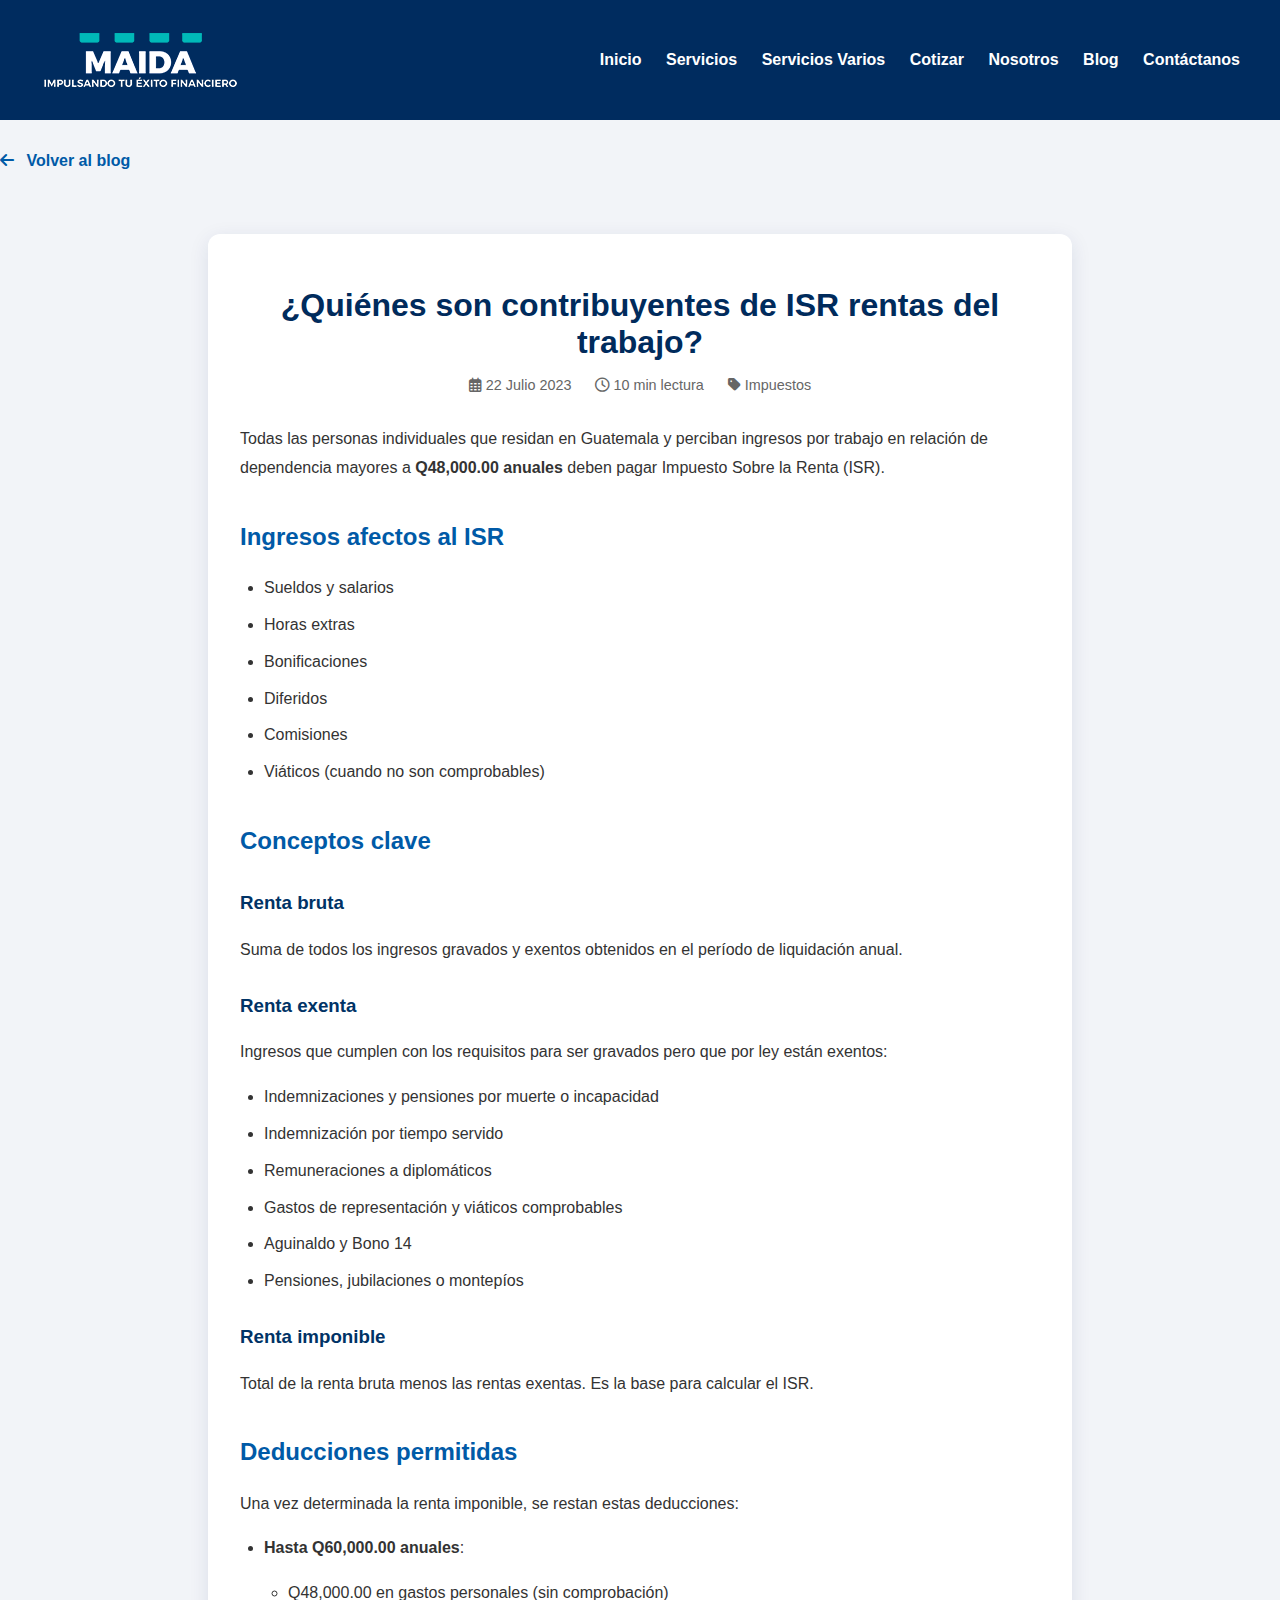
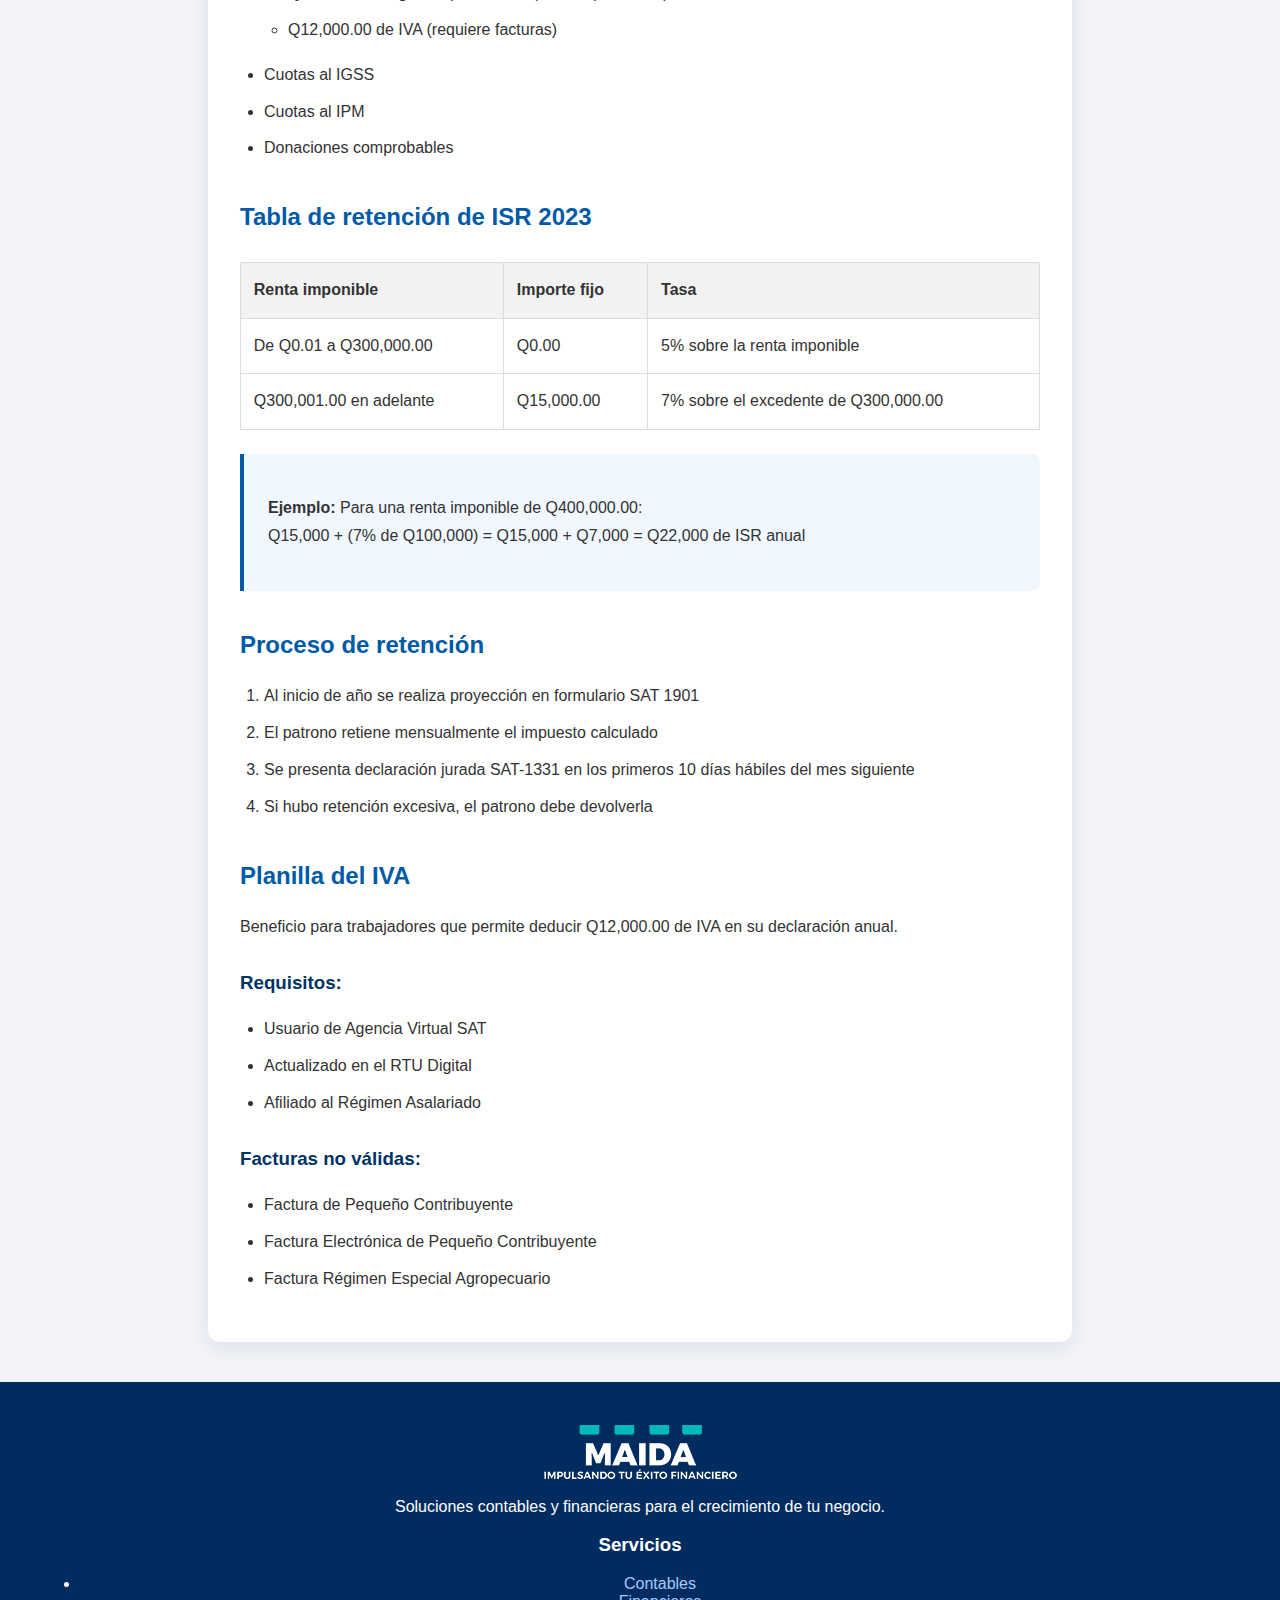
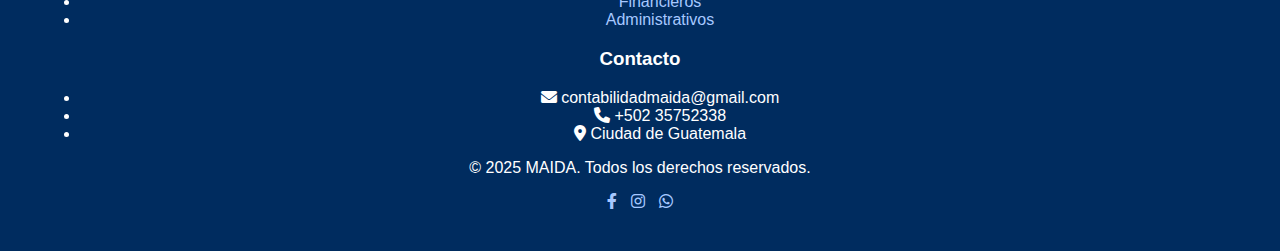
<file: articulo-isr-rentas-trabajo.html>
<!DOCTYPE html>
<html lang="es">
<head>
  <meta charset="UTF-8">
  <meta name="viewport" content="width=device-width, initial-scale=1.0">
  <title>ISR sobre Rentas del Trabajo - MAIDA</title>
   <link rel="stylesheet" href="css/estilo.css">
  <link href="https://fonts.googleapis.com/css2?family=Open+Sans:wght@400;600;700&display=swap" rel="stylesheet">
  <link rel="stylesheet" href="https://cdnjs.cloudflare.com/ajax/libs/font-awesome/6.0.0/css/all.min.css">
  <style>
    /* Estilos para artículos completos */
    .article-container {
      max-width: 800px;
      margin: 2rem auto;
      padding: 2rem;
      background: white;
      border-radius: 12px;
      box-shadow: 0 5px 20px rgba(0, 44, 95, 0.1);
    }
    
    .article-header {
      margin-bottom: 2rem;
      text-align: center;
    }
    
    .article-header h1 {
      color: #002b5c;
      font-size: 2rem;
      margin-bottom: 1rem;
    }
    
    .article-meta {
      color: #666;
      font-size: 0.9rem;
      display: flex;
      justify-content: center;
      gap: 1.5rem;
    }
    
    .article-content {
      line-height: 1.8;
      color: #333;
    }
    
    .article-content h2 {
      color: #005aa7;
      margin: 2rem 0 1rem;
      font-size: 1.5rem;
    }
    
    .article-content h3 {
      color: #003366;
      margin: 1.5rem 0 0.8rem;
    }
    
    .article-content ul, .article-content ol {
      margin: 1rem 0;
      padding-left: 1.5rem;
    }
    
    .article-content li {
      margin-bottom: 0.5rem;
    }
    
    .highlight-box {
      background: #f0f7ff;
      border-left: 4px solid #005aa7;
      padding: 1.5rem;
      margin: 1.5rem 0;
      border-radius: 0 8px 8px 0;
    }
    
    .formula {
      background: #f8f9fa;
      padding: 1rem;
      border-radius: 6px;
      font-family: monospace;
      margin: 1rem 0;
      border: 1px solid #e0e0e0;
    }
    
    table {
      width: 100%;
      border-collapse: collapse;
      margin: 1.5rem 0;
    }
    
    table, th, td {
      border: 1px solid #ddd;
    }
    
    th, td {
      padding: 0.8rem;
      text-align: left;
    }
    
    th {
      background-color: #f2f2f2;
    }
    
    .back-btn {
      display: inline-block;
      margin: 2rem 0;
      color: #005aa7;
      text-decoration: none;
      font-weight: 600;
    }
    
    .back-btn i {
      margin-right: 0.5rem;
    }
  </style>
</head>
<body class="pagina-blog">
  <header class="navbar">
<div class="container">
      <a href="index.html">
        <img src="img/logo.png" alt="Logo MAIDA" class="logo">
      </a>
      <nav class="menu">
        <a href="index.html">Inicio</a>
        <a href="servicios.html">Servicios</a>
        <a href="servicios-varios.html">Servicios Varios</a> 
        <a href="cotizar.html">Cotizar</a>
        <a href="nosotros.html">Nosotros</a>
        <a href="blog.html" class="active">Blog</a>
        <a href="contacto.html">Contáctanos</a>
      </nav>
    </div>
  </header>

  <main class="blog-container">
    <a href="blog.html" class="back-btn"><i class="fas fa-arrow-left"></i> Volver al blog</a>
    
    <div class="article-container">
      <div class="article-header">
        <h1>¿Quiénes son contribuyentes de ISR rentas del trabajo?</h1>
        <div class="article-meta">
          <span><i class="far fa-calendar-alt"></i> 22 Julio 2023</span>
          <span><i class="far fa-clock"></i> 10 min lectura</span>
          <span><i class="fas fa-tag"></i> Impuestos</span>
        </div>
      </div>
      
      <div class="article-content">
        <p>Todas las personas individuales que residan en Guatemala y perciban ingresos por trabajo en relación de dependencia mayores a <strong>Q48,000.00 anuales</strong> deben pagar Impuesto Sobre la Renta (ISR).</p>
        
        <h2>Ingresos afectos al ISR</h2>
        <ul>
          <li>Sueldos y salarios</li>
          <li>Horas extras</li>
          <li>Bonificaciones</li>
          <li>Diferidos</li>
          <li>Comisiones</li>
          <li>Viáticos (cuando no son comprobables)</li>
        </ul>
        
        <h2>Conceptos clave</h2>
        
        <h3>Renta bruta</h3>
        <p>Suma de todos los ingresos gravados y exentos obtenidos en el período de liquidación anual.</p>
        
        <h3>Renta exenta</h3>
        <p>Ingresos que cumplen con los requisitos para ser gravados pero que por ley están exentos:</p>
        <ul>
          <li>Indemnizaciones y pensiones por muerte o incapacidad</li>
          <li>Indemnización por tiempo servido</li>
          <li>Remuneraciones a diplomáticos</li>
          <li>Gastos de representación y viáticos comprobables</li>
          <li>Aguinaldo y Bono 14</li>
          <li>Pensiones, jubilaciones o montepíos</li>
        </ul>
        
        <h3>Renta imponible</h3>
        <p>Total de la renta bruta menos las rentas exentas. Es la base para calcular el ISR.</p>
        
        <h2>Deducciones permitidas</h2>
        <p>Una vez determinada la renta imponible, se restan estas deducciones:</p>
        <ul>
          <li><strong>Hasta Q60,000.00 anuales</strong>:
            <ul>
              <li>Q48,000.00 en gastos personales (sin comprobación)</li>
              <li>Q12,000.00 de IVA (requiere facturas)</li>
            </ul>
          </li>
          <li>Cuotas al IGSS</li>
          <li>Cuotas al IPM</li>
          <li>Donaciones comprobables</li>
        </ul>
        
        <h2>Tabla de retención de ISR 2023</h2>
        <table>
          <tr>
            <th>Renta imponible</th>
            <th>Importe fijo</th>
            <th>Tasa</th>
          </tr>
          <tr>
            <td>De Q0.01 a Q300,000.00</td>
            <td>Q0.00</td>
            <td>5% sobre la renta imponible</td>
          </tr>
          <tr>
            <td>Q300,001.00 en adelante</td>
            <td>Q15,000.00</td>
            <td>7% sobre el excedente de Q300,000.00</td>
          </tr>
        </table>
        
        <div class="highlight-box">
          <p><strong>Ejemplo:</strong> Para una renta imponible de Q400,000.00:<br>
          Q15,000 + (7% de Q100,000) = Q15,000 + Q7,000 = Q22,000 de ISR anual</p>
        </div>
        
        <h2>Proceso de retención</h2>
        <ol>
          <li>Al inicio de año se realiza proyección en formulario SAT 1901</li>
          <li>El patrono retiene mensualmente el impuesto calculado</li>
          <li>Se presenta declaración jurada SAT-1331 en los primeros 10 días hábiles del mes siguiente</li>
          <li>Si hubo retención excesiva, el patrono debe devolverla</li>
        </ol>
        
        <h2>Planilla del IVA</h2>
        <p>Beneficio para trabajadores que permite deducir Q12,000.00 de IVA en su declaración anual.</p>
        
        <h3>Requisitos:</h3>
        <ul>
          <li>Usuario de Agencia Virtual SAT</li>
          <li>Actualizado en el RTU Digital</li>
          <li>Afiliado al Régimen Asalariado</li>
        </ul>
        
        <h3>Facturas no válidas:</h3>
        <ul>
          <li>Factura de Pequeño Contribuyente</li>
          <li>Factura Electrónica de Pequeño Contribuyente</li>
          <li>Factura Régimen Especial Agropecuario</li>
        </ul>
      </div>
    </div>
  </main>

  <footer class="footer">
    <div class="container">
      <div class="footer-content">
        <div class="footer-info">
          <img src="img/logo.png" alt="MAIDA" class="footer-logo">
          <p>Soluciones contables y financieras para el crecimiento de tu negocio.</p>
        </div>
        <div class="footer-links">
          <h3>Servicios</h3>
          <ul>
            <li><a href="servicios.html#contables">Contables</a></li>
            <li><a href="servicios.html#financieros">Financieros</a></li>
            <li><a href="servicios.html#administrativos">Administrativos</a></li>
          </ul>
        </div>
        <div class="footer-contact">
          <h3>Contacto</h3>
          <ul>
            <li><i class="fas fa-envelope"></i> contabilidadmaida@gmail.com</li>
            <li><i class="fas fa-phone"></i> +502 35752338</li>
            <li><i class="fas fa-map-marker-alt"></i> Ciudad de Guatemala</li>
          </ul>
        </div>
      </div>
      <div class="footer-bottom">
        <p>© 2025 MAIDA. Todos los derechos reservados.</p>
        <div class="social-links">
          <a href="https://www.facebook.com/profile.php?id=61576567342988" target="_blank" rel="noopener"><i class="fab fa-facebook-f"></i></a>
          <a href="https://www.instagram.com/servicios_empresariales_maida?igsh=MWFkZTM5aHN4Z3dlcw==" target="_blank" rel="noopener"><i class="fab fa-instagram"></i></a>
          <a href="https://wa.me/50235752338" target="_blank" rel="noopener"><i class="fab fa-whatsapp"></i></a>
        </div>
      </div>
    </div>
  </footer>
</body>
</html>
</file>
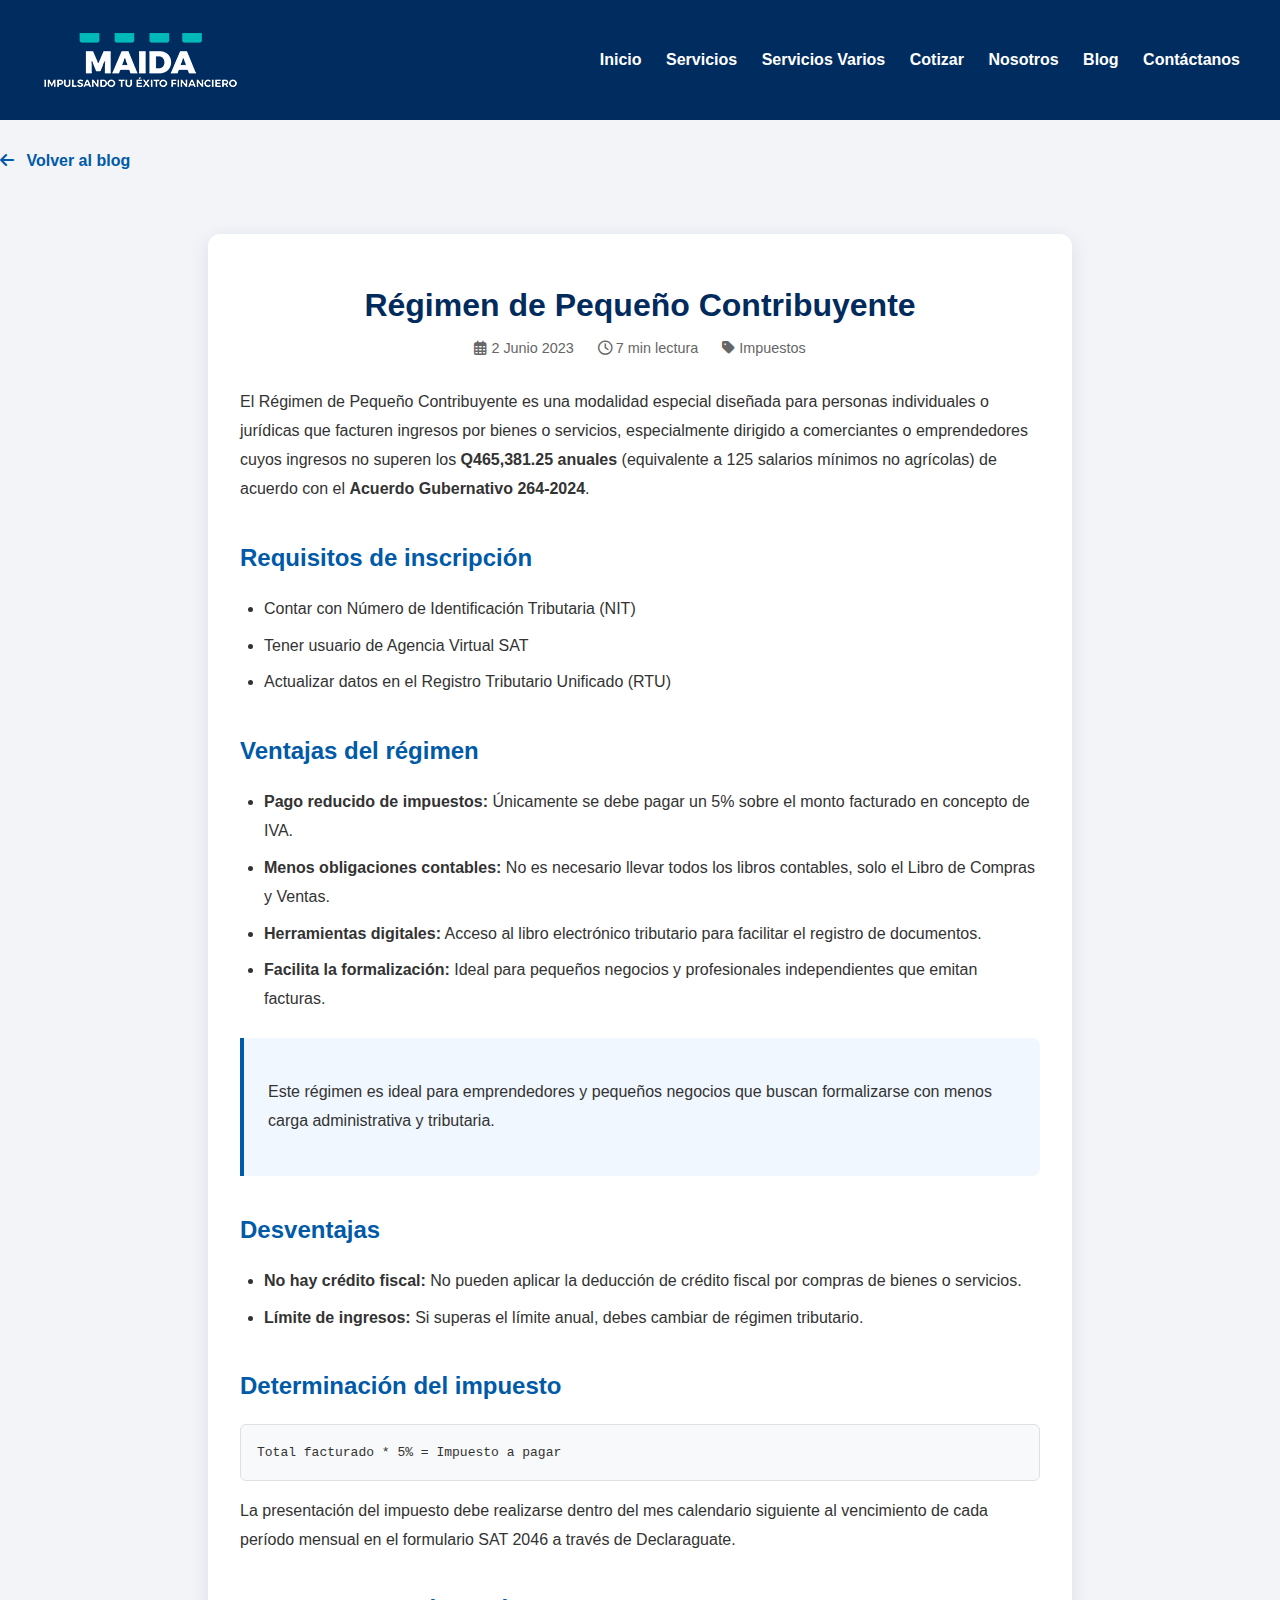
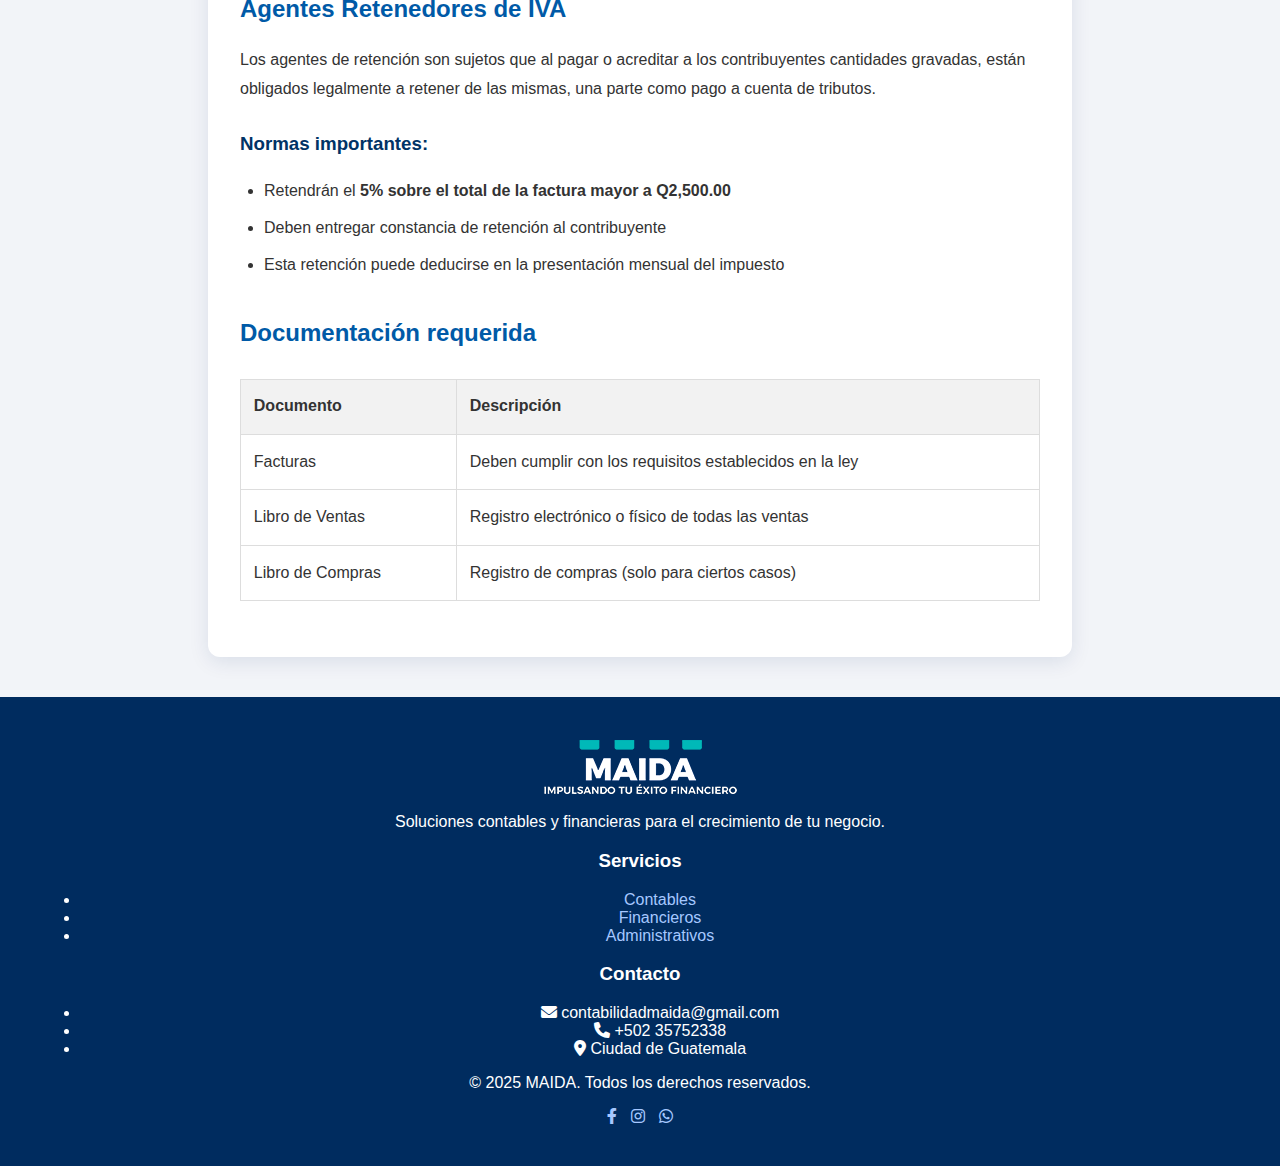
<file: articulo-pequeno-contribuyente.html>
<!DOCTYPE html>
<html lang="es">
<head>
  <meta charset="UTF-8">
  <meta name="viewport" content="width=device-width, initial-scale=1.0">
  <title>Régimen de Pequeño Contribuyente - MAIDA</title>
  <link rel="stylesheet" href="css/estilo.css">
  <link href="https://fonts.googleapis.com/css2?family=Open+Sans:wght@400;600;700&display=swap" rel="stylesheet">
  <link rel="stylesheet" href="https://cdnjs.cloudflare.com/ajax/libs/font-awesome/6.0.0/css/all.min.css">
  <style>
    /* Estilos para artículos completos */
    .article-container {
      max-width: 800px;
      margin: 2rem auto;
      padding: 2rem;
      background: white;
      border-radius: 12px;
      box-shadow: 0 5px 20px rgba(0, 44, 95, 0.1);
    }
    
    .article-header {
      margin-bottom: 2rem;
      text-align: center;
    }
    
    .article-header h1 {
      color: #002b5c;
      font-size: 2rem;
      margin-bottom: 1rem;
    }
    
    .article-meta {
      color: #666;
      font-size: 0.9rem;
      display: flex;
      justify-content: center;
      gap: 1.5rem;
    }
    
    .article-content {
      line-height: 1.8;
      color: #333;
    }
    
    .article-content h2 {
      color: #005aa7;
      margin: 2rem 0 1rem;
      font-size: 1.5rem;
    }
    
    .article-content h3 {
      color: #003366;
      margin: 1.5rem 0 0.8rem;
    }
    
    .article-content ul, .article-content ol {
      margin: 1rem 0;
      padding-left: 1.5rem;
    }
    
    .article-content li {
      margin-bottom: 0.5rem;
    }
    
    .highlight-box {
      background: #f0f7ff;
      border-left: 4px solid #005aa7;
      padding: 1.5rem;
      margin: 1.5rem 0;
      border-radius: 0 8px 8px 0;
    }
    
    .formula {
      background: #f8f9fa;
      padding: 1rem;
      border-radius: 6px;
      font-family: monospace;
      margin: 1rem 0;
      border: 1px solid #e0e0e0;
    }
    
    table {
      width: 100%;
      border-collapse: collapse;
      margin: 1.5rem 0;
    }
    
    table, th, td {
      border: 1px solid #ddd;
    }
    
    th, td {
      padding: 0.8rem;
      text-align: left;
    }
    
    th {
      background-color: #f2f2f2;
    }
    
    .back-btn {
      display: inline-block;
      margin: 2rem 0;
      color: #005aa7;
      text-decoration: none;
      font-weight: 600;
    }
    
    .back-btn i {
      margin-right: 0.5rem;
    }
  </style>
</head>
<body class="pagina-blog">
  <header class="navbar">
    <div class="container">
      <a href="index.html">
        <img src="img/logo.png" alt="Logo MAIDA" class="logo">
      </a>
      <nav class="menu">
        <a href="index.html">Inicio</a>
        <a href="servicios.html">Servicios</a>
        <a href="servicios-varios.html">Servicios Varios</a> 
        <a href="cotizar.html">Cotizar</a>
        <a href="nosotros.html">Nosotros</a>
        <a href="blog.html" class="active">Blog</a>
        <a href="contacto.html">Contáctanos</a>
      </nav>
    </div>
  </header>

  <main class="blog-container">
    <a href="blog.html" class="back-btn"><i class="fas fa-arrow-left"></i> Volver al blog</a>
    
    <div class="article-container">
      <div class="article-header">
        <h1>Régimen de Pequeño Contribuyente</h1>
        <div class="article-meta">
          <span><i class="far fa-calendar-alt"></i> 2 Junio 2023</span>
          <span><i class="far fa-clock"></i> 7 min lectura</span>
          <span><i class="fas fa-tag"></i> Impuestos</span>
        </div>
      </div>
      
      <div class="article-content">
        <p>El Régimen de Pequeño Contribuyente es una modalidad especial diseñada para personas individuales o jurídicas que facturen ingresos por bienes o servicios, especialmente dirigido a comerciantes o emprendedores cuyos ingresos no superen los <strong>Q465,381.25 anuales</strong> (equivalente a 125 salarios mínimos no agrícolas) de acuerdo con el <strong>Acuerdo Gubernativo 264-2024</strong>.</p>
        
        <h2>Requisitos de inscripción</h2>
        <ul>
          <li>Contar con Número de Identificación Tributaria (NIT)</li>
          <li>Tener usuario de Agencia Virtual SAT</li>
          <li>Actualizar datos en el Registro Tributario Unificado (RTU)</li>
        </ul>
        
        <h2>Ventajas del régimen</h2>
        <ul>
          <li><strong>Pago reducido de impuestos:</strong> Únicamente se debe pagar un 5% sobre el monto facturado en concepto de IVA.</li>
          <li><strong>Menos obligaciones contables:</strong> No es necesario llevar todos los libros contables, solo el Libro de Compras y Ventas.</li>
          <li><strong>Herramientas digitales:</strong> Acceso al libro electrónico tributario para facilitar el registro de documentos.</li>
          <li><strong>Facilita la formalización:</strong> Ideal para pequeños negocios y profesionales independientes que emitan facturas.</li>
        </ul>
        
        <div class="highlight-box">
          <p>Este régimen es ideal para emprendedores y pequeños negocios que buscan formalizarse con menos carga administrativa y tributaria.</p>
        </div>
        
        <h2>Desventajas</h2>
        <ul>
          <li><strong>No hay crédito fiscal:</strong> No pueden aplicar la deducción de crédito fiscal por compras de bienes o servicios.</li>
          <li><strong>Límite de ingresos:</strong> Si superas el límite anual, debes cambiar de régimen tributario.</li>
        </ul>
        
        <h2>Determinación del impuesto</h2>
        <div class="formula">
          Total facturado * 5% = Impuesto a pagar
        </div>
        <p>La presentación del impuesto debe realizarse dentro del mes calendario siguiente al vencimiento de cada período mensual en el formulario SAT 2046 a través de Declaraguate.</p>
        
        <h2>Agentes Retenedores de IVA</h2>
        <p>Los agentes de retención son sujetos que al pagar o acreditar a los contribuyentes cantidades gravadas, están obligados legalmente a retener de las mismas, una parte como pago a cuenta de tributos.</p>
        
        <h3>Normas importantes:</h3>
        <ul>
          <li>Retendrán el <strong>5% sobre el total de la factura mayor a Q2,500.00</strong></li>
          <li>Deben entregar constancia de retención al contribuyente</li>
          <li>Esta retención puede deducirse en la presentación mensual del impuesto</li>
        </ul>
        
        <h2>Documentación requerida</h2>
        <table>
          <tr>
            <th>Documento</th>
            <th>Descripción</th>
          </tr>
          <tr>
            <td>Facturas</td>
            <td>Deben cumplir con los requisitos establecidos en la ley</td>
          </tr>
          <tr>
            <td>Libro de Ventas</td>
            <td>Registro electrónico o físico de todas las ventas</td>
          </tr>
          <tr>
            <td>Libro de Compras</td>
            <td>Registro de compras (solo para ciertos casos)</td>
          </tr>
        </table>
      </div>
    </div>
  </main>

   <footer class="footer">
    <div class="container">
      <div class="footer-content">
        <div class="footer-info">
          <img src="img/logo.png" alt="MAIDA" class="footer-logo">
          <p>Soluciones contables y financieras para el crecimiento de tu negocio.</p>
        </div>
        <div class="footer-links">
          <h3>Servicios</h3>
          <ul>
            <li><a href="servicios.html#contables">Contables</a></li>
            <li><a href="servicios.html#financieros">Financieros</a></li>
            <li><a href="servicios.html#administrativos">Administrativos</a></li>
          </ul>
        </div>
        <div class="footer-contact">
          <h3>Contacto</h3>
          <ul>
            <li><i class="fas fa-envelope"></i> contabilidadmaida@gmail.com</li>
            <li><i class="fas fa-phone"></i> +502 35752338</li>
            <li><i class="fas fa-map-marker-alt"></i> Ciudad de Guatemala</li>
          </ul>
        </div>
      </div>
      <div class="footer-bottom">
        <p>© 2025 MAIDA. Todos los derechos reservados.</p>
        <div class="social-links">
          <a href="https://www.facebook.com/profile.php?id=61576567342988" target="_blank" rel="noopener"><i class="fab fa-facebook-f"></i></a>
          <a href="https://www.instagram.com/servicios_empresariales_maida?igsh=MWFkZTM5aHN4Z3dlcw==" target="_blank" rel="noopener"><i class="fab fa-instagram"></i></a>
          <a href="https://wa.me/50235752338" target="_blank" rel="noopener"><i class="fab fa-whatsapp"></i></a>
        </div>
      </div>
    </div>
  </footer>
</body>
</html>
</file>
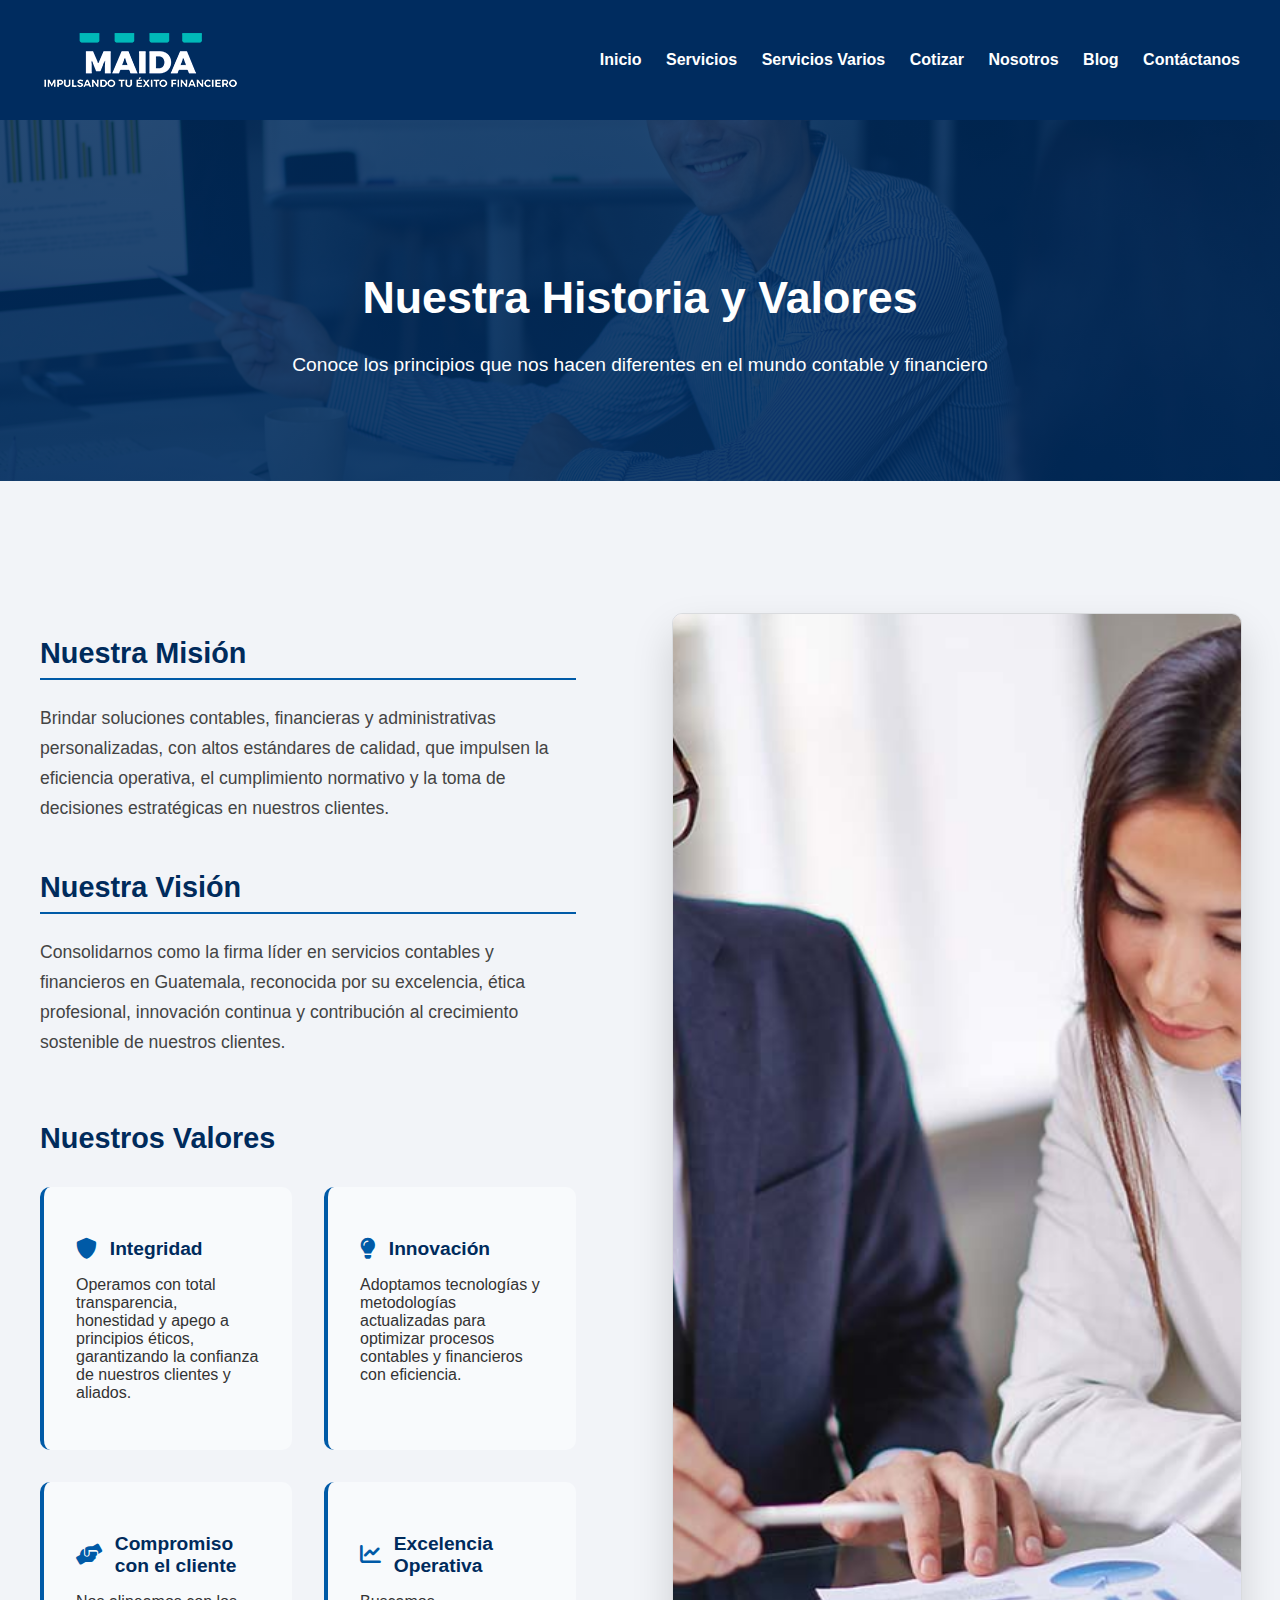
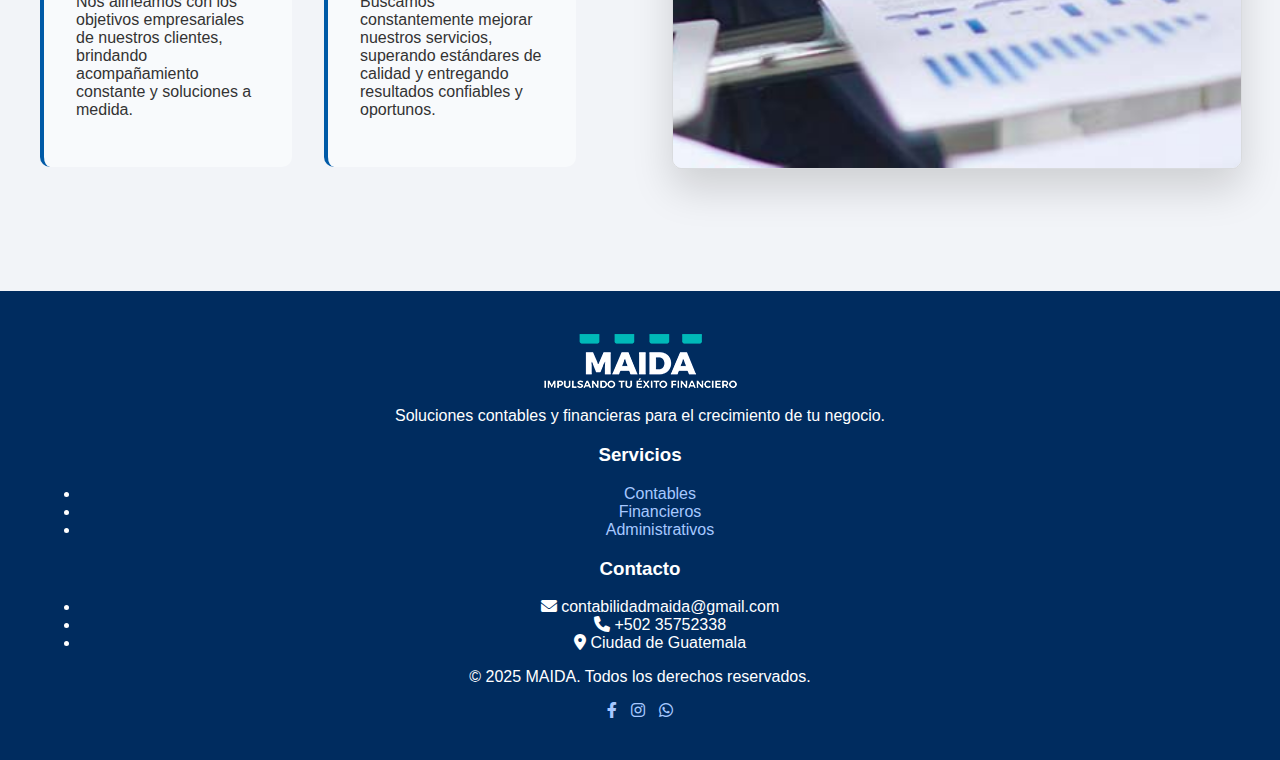
<file: nosotros.html>
<!DOCTYPE html>
<html lang="es">
<head>
  <meta charset="UTF-8">
  <meta name="viewport" content="width=device-width, initial-scale=1.0">
  <title>Sobre Nosotros - MAIDA Soluciones Contables</title>
  <link rel="stylesheet" href="css/estilo.css">
  <link href="https://fonts.googleapis.com/css2?family=Open+Sans:wght@400;600;700&display=swap" rel="stylesheet">
  <link rel="stylesheet" href="https://cdnjs.cloudflare.com/ajax/libs/font-awesome/6.0.0/css/all.min.css">
  <style>
 /* Estilos para el hero section - ESPACIADO CORREGIDO */
.nosotros-hero {
  background: linear-gradient(rgba(0, 43, 92, 0.85), rgba(0, 43, 92, 0.9)), url('../img/bg-nosotros.jpg');
  background-size: cover;
  background-position: center;
  color: white;
  padding: 8rem 0 4rem 0; /* 8rem arriba para separación del header */
  text-align: center;
  margin-bottom: 3rem;
}

.nosotros-hero h1 {
  font-size: 2.8rem;
  margin-bottom: 1.5rem;
  margin-top: 0;
  line-height: 1.3;
}

.nosotros-hero p {
  font-size: 1.2rem;
  max-width: 700px;
  margin: 0 auto;
  padding-bottom: 1rem;
  line-height: 1.6;
}

/* Estilos mejorados para el contenido principal */
.nosotros-contenido {
  display: grid;
  grid-template-columns: 1fr 1fr;
  gap: 4rem;
  align-items: start;
  padding: 4rem 0;
}

.nosotros-texto {
  padding-right: 2rem;
}

.mision-vision {
  margin-bottom: 4rem;
}

.mision-vision h2 {
  font-size: 1.8rem;
  color: #002b5c;
  margin-bottom: 1.5rem;
  padding-bottom: 0.5rem;
  border-bottom: 2px solid #005aa7;
}

.mision-vision p {
  margin-bottom: 3rem;
  line-height: 1.7;
  color: #444;
  font-size: 1.1rem;
}

/* Estilos para la imagen */
.nosotros-imagen {
  position: sticky;
  top: 6rem; /* Ajustado para que no se superponga con header */
  height: 100%;
  min-height: 500px;
}

.nosotros-imagen img {
  width: 100%;
  height: 100%;
  object-fit: cover;
  border-radius: 10px;
  box-shadow: 0 20px 40px rgba(0, 0, 0, 0.15);
  border: 1px solid rgba(0, 0, 0, 0.1);
}

/* Estilos para los valores */
.valores-grid {
  display: grid;
  grid-template-columns: repeat(2, 1fr);
  gap: 2rem;
  margin-top: 2rem;
}

.valor-item {
  background: #f8fafc;
  padding: 2rem;
  border-radius: 10px;
  border-left: 4px solid #005aa7;
  transition: transform 0.3s ease, box-shadow 0.3s ease;
}

.valor-item:hover {
  transform: translateY(-5px);
  box-shadow: 0 10px 25px rgba(0, 0, 0, 0.1);
}

.valor-item h3 {
  color: #002b5c;
  margin-bottom: 1rem;
  display: flex;
  align-items: center;
  gap: 0.8rem;
  font-size: 1.2rem;
}

.valor-item i {
  color: #005aa7;
  font-size: 1.3rem;
}

/* Estilos responsive */
@media (max-width: 992px) {
  .nosotros-hero {
    padding: 6rem 0 3rem 0; /* Menos padding en móviles */
  }
  
  .nosotros-contenido {
    grid-template-columns: 1fr;
    gap: 3rem;
  }
  
  .nosotros-imagen {
    min-height: 400px;
    order: -1;
    position: relative;
    top: auto;
  }
  
  .mision-vision {
    margin-bottom: 3rem;
  }
  
  .mision-vision p {
    margin-bottom: 2rem;
  }
}

@media (max-width: 768px) {
  .nosotros-hero h1 {
    font-size: 2.2rem;
  }
  
  .nosotros-hero p {
    font-size: 1.1rem;
    padding: 0 1rem 1rem;
  }
  
  .valores-grid {
    grid-template-columns: 1fr;
  }
  
  .valor-item {
    padding: 1.5rem;
  }
}
    
    /* Responsive */
    @media (max-width: 992px) {
      .nosotros-contenido {
        grid-template-columns: 1fr;
        gap: 3rem;
      }
      
      .nosotros-imagen {
        min-height: 400px;
        order: -1;
        position: relative;
        top: auto;
      }
      
      .mision-vision {
        margin-bottom: 3rem;
      }
      
      .mision-vision p {
        margin-bottom: 2rem;
      }
    }
    
    @media (max-width: 768px) {
      .valores-grid {
        grid-template-columns: 1fr;
      }
    }
  </style>
</head>
<body class="pagina-nosotros">
  <header class="navbar">
    <div class="container">
      <a href="index.html">
        <img src="img/logo.png" alt="Logo MAIDA" class="logo">
      </a>
      <nav class="menu">
        <a href="index.html">Inicio</a>
        <a href="servicios.html">Servicios</a>
        <a href="servicios-varios.html">Servicios Varios</a> 
        <a href="cotizar.html">Cotizar</a>
        <a href="nosotros.html" class="active">Nosotros</a>
        <a href="blog.html">Blog</a>
        <a href="contacto.html">Contáctanos</a>
      </nav>
    </div>
  </header>

  <section class="nosotros-hero">
    <div class="container">
      <h1>Nuestra Historia y Valores</h1>
      <p>Conoce los principios que nos hacen diferentes en el mundo contable y financiero</p>
    </div>
  </section>

  <main class="container">
    <section class="nosotros-contenido">
      <div class="nosotros-texto">
        <div class="mision-vision">
          <h2>Nuestra Misión</h2>
          <p>Brindar soluciones contables, financieras y administrativas personalizadas, con altos estándares de calidad, que impulsen la eficiencia operativa, el cumplimiento normativo y la toma de decisiones estratégicas en nuestros clientes.</p>

          <h2>Nuestra Visión</h2>
          <p>Consolidarnos como la firma líder en servicios contables y financieros en Guatemala, reconocida por su excelencia, ética profesional, innovación continua y contribución al crecimiento sostenible de nuestros clientes.</p>
        </div>
        
        <h2 style="margin-bottom: 1.5rem; font-size: 1.8rem; color: #002b5c;">Nuestros Valores</h2>
        <div class="valores-grid">
          <div class="valor-item">
            <h3><i class="fas fa-shield-alt"></i> Integridad</h3>
            <p>Operamos con total transparencia, honestidad y apego a principios éticos, garantizando la confianza de nuestros clientes y aliados.</p>
          </div>
          <div class="valor-item">
            <h3><i class="fas fa-lightbulb"></i> Innovación</h3>
            <p>Adoptamos tecnologías y metodologías actualizadas para optimizar procesos contables y financieros con eficiencia.</p>
          </div>
          <div class="valor-item">
            <h3><i class="fas fa-hands-helping"></i> Compromiso con el cliente</h3>
            <p>Nos alineamos con los objetivos empresariales de nuestros clientes, brindando acompañamiento constante y soluciones a medida.</p>
          </div>
          <div class="valor-item">
            <h3><i class="fas fa-chart-line"></i> Excelencia Operativa</h3>
            <p>Buscamos constantemente mejorar nuestros servicios, superando estándares de calidad y entregando resultados confiables y oportunos.</p>
          </div>
        </div>
      </div>
      
      <div class="nosotros-imagen">
        <img src="img/oficina-profesional.jpg" alt="Equipo de MAIDA trabajando" loading="lazy">
      </div>
    </section>
  </main>


  <footer class="footer">
    <div class="container">
      <div class="footer-content">
        <div class="footer-info">
          <img src="img/logo.png" alt="MAIDA" class="footer-logo">
          <p>Soluciones contables y financieras para el crecimiento de tu negocio.</p>
        </div>
        <div class="footer-links">
          <h3>Servicios</h3>
          <ul>
            <li><a href="servicios.html#contables">Contables</a></li>
            <li><a href="servicios.html#financieros">Financieros</a></li>
            <li><a href="servicios.html#administrativos">Administrativos</a></li>
          </ul>
        </div>
        <div class="footer-contact">
          <h3>Contacto</h3>
          <ul>
            <li><i class="fas fa-envelope"></i> contabilidadmaida@gmail.com</li>
            <li><i class="fas fa-phone"></i> +502 35752338</li>
            <li><i class="fas fa-map-marker-alt"></i> Ciudad de Guatemala</li>
          </ul>
        </div>
      </div>
      <div class="footer-bottom">
        <p>© 2025 MAIDA. Todos los derechos reservados.</p>
        <div class="social-links">
          <a href="https://www.facebook.com/profile.php?id=61576567342988" target="_blank" rel="noopener"><i class="fab fa-facebook-f"></i></a>
          <a href="https://www.instagram.com/servicios_empresariales_maida?igsh=MWFkZTM5aHN4Z3dlcw==" target="_blank" rel="noopener"><i class="fab fa-instagram"></i></a>
          <a href="https://wa.me/50235752338" target="_blank" rel="noopener"><i class="fab fa-whatsapp"></i></a>
        </div>
      </div>
    </div>
  </footer>
</body>
</html>
</file>
<file: css/estilo.css>
/* estilo.css */

/* General */
body {
  margin: 0;
  font-family: 'Segoe UI', sans-serif;
  background-color: #f2f4f8;
  color: #333;
}

.container {
  max-width: 1200px;
  margin: 0 auto;
  padding: 20px;
}

/* Navbar */
.navbar {
  background-color: #002c5f;
  color: #fff;
  padding: 10px 0;
}
.navbar .container {
  display: flex;
  align-items: center;
  justify-content: space-between;
}
.logo {
  height: 60px;
}
.menu a {
  color: #fff;
  text-decoration: none;
  margin-left: 20px;
  font-weight: bold;
}
.menu a:hover {
  text-decoration: underline;
}

/* Cotizar Section */
.cotizar-section {
  background-color: #fff;
  padding: 40px 20px;
  border-radius: 10px;
  margin-top: 20px;
  box-shadow: 0 4px 8px rgba(0,0,0,0.05);
}
.cotizar-section h1 {
  color: #002c5f;
  margin-bottom: 10px;
}
.cotizar-form {
  display: flex;
  flex-direction: column;
  gap: 15px;
}
.cotizar-form input,
.cotizar-form select,
.cotizar-form textarea {
  padding: 10px;
  border-radius: 5px;
  border: 1px solid #ccc;
  font-size: 16px;
}
.cotizar-form .btn {
  background-color: #005cbf;
  color: #fff;
  padding: 12px;
  border: none;
  border-radius: 6px;
  font-size: 16px;
  cursor: pointer;
  transition: background-color 0.3s;
}
.cotizar-form .btn:hover {
  background-color: #004299;
}

/* Footer */
.footer {
  background-color: #002c5f;
  color: #fff;
  text-align: center;
  padding: 20px;
  margin-top: 40px;
}
.footer a {
  color: #a6c8ff;
  margin: 0 5px;
  text-decoration: none;
}
.footer a:hover {
  text-decoration: underline;
}

/* Imagenes */
img {
  max-width: 100%;
  height: auto;
  border-radius: 10px;
  display: block;
  margin: auto;
}

/* Responsive */
@media (max-width: 768px) {
  .navbar .container {
    flex-direction: column;
    text-align: center;
  }
  .menu a {
    display: block;
    margin: 10px 0;
  }
}

.feature-card img {
  width: 100%;
  max-width: 150px;
  height: auto;
  display: block;
  margin: 0 auto 1rem;
  border-radius: 10px;
}

.nosotros-contenido {
  display: flex;
  align-items: center;  /* centra verticalmente */
  justify-content: space-between;
  gap: 2rem;
  flex-wrap: wrap;
}

.nosotros-contenido .info {
  flex: 1 1 65%;
}

.nosotros-logo {
  flex: 1 1 25%;
  text-align: right;
}

.nosotros-logo img {
  width: 300px;  /* más grande */
  height: auto;
  opacity: 0.95;
}

@media (max-width: 768px) {
  .nosotros-contenido {
    flex-direction: column;
    align-items: center;
    text-align: center;
  }

  .nosotros-logo {
    text-align: center;
    margin-top: 1rem;
  }
}
/* Solo afecta a servicios.html */
.pagina-servicios .feature-grid {
  display: flex;
  flex-direction: column;
  gap: 1.5rem;
}

.pagina-servicios .feature-card {
  display: flex;
  align-items: flex-start;
  gap: 1.5rem;
  background-color: #f9fbff; /* fondo ligeramente azul muy claro */
  padding: 1rem;
  border-radius: 10px;
  box-shadow: 0 2px 5px rgb(0 0 0 / 0.1);

  /* Para que la imagen quede a la derecha */
  flex-direction: row; /* texto izquierda, imagen derecha */
}

/* El texto (h3 + ul) debe ocupar más espacio */
.pagina-servicios .feature-card h3,
.pagina-servicios .feature-card ul {
  flex: 1;
  margin: 0;
}

/* Imagen a la derecha */
.pagina-servicios .feature-card img {
  width: 150px;
  height: auto;
  border-radius: 10px;
  flex-shrink: 0;
  order: 2; /* hace que la imagen aparezca al final (derecha) */
}

/* Aseguramos que el texto quede primero (izquierda) */
.pagina-servicios .feature-card > :not(img) {
  order: 1;
}

/* Responsive para móviles: apilar vertical con imagen arriba */
@media (max-width: 768px) {
  .pagina-servicios .feature-card {
    flex-direction: column;
    align-items: center;
    text-align: center;
  }

  .pagina-servicios .feature-card img {
    order: 0; /* imagen arriba */
    margin-bottom: 1rem;
    width: 100%;
    max-width: 300px;
  }

  .pagina-servicios .feature-card > :not(img) {
    order: 1;
  }
}
</file>
